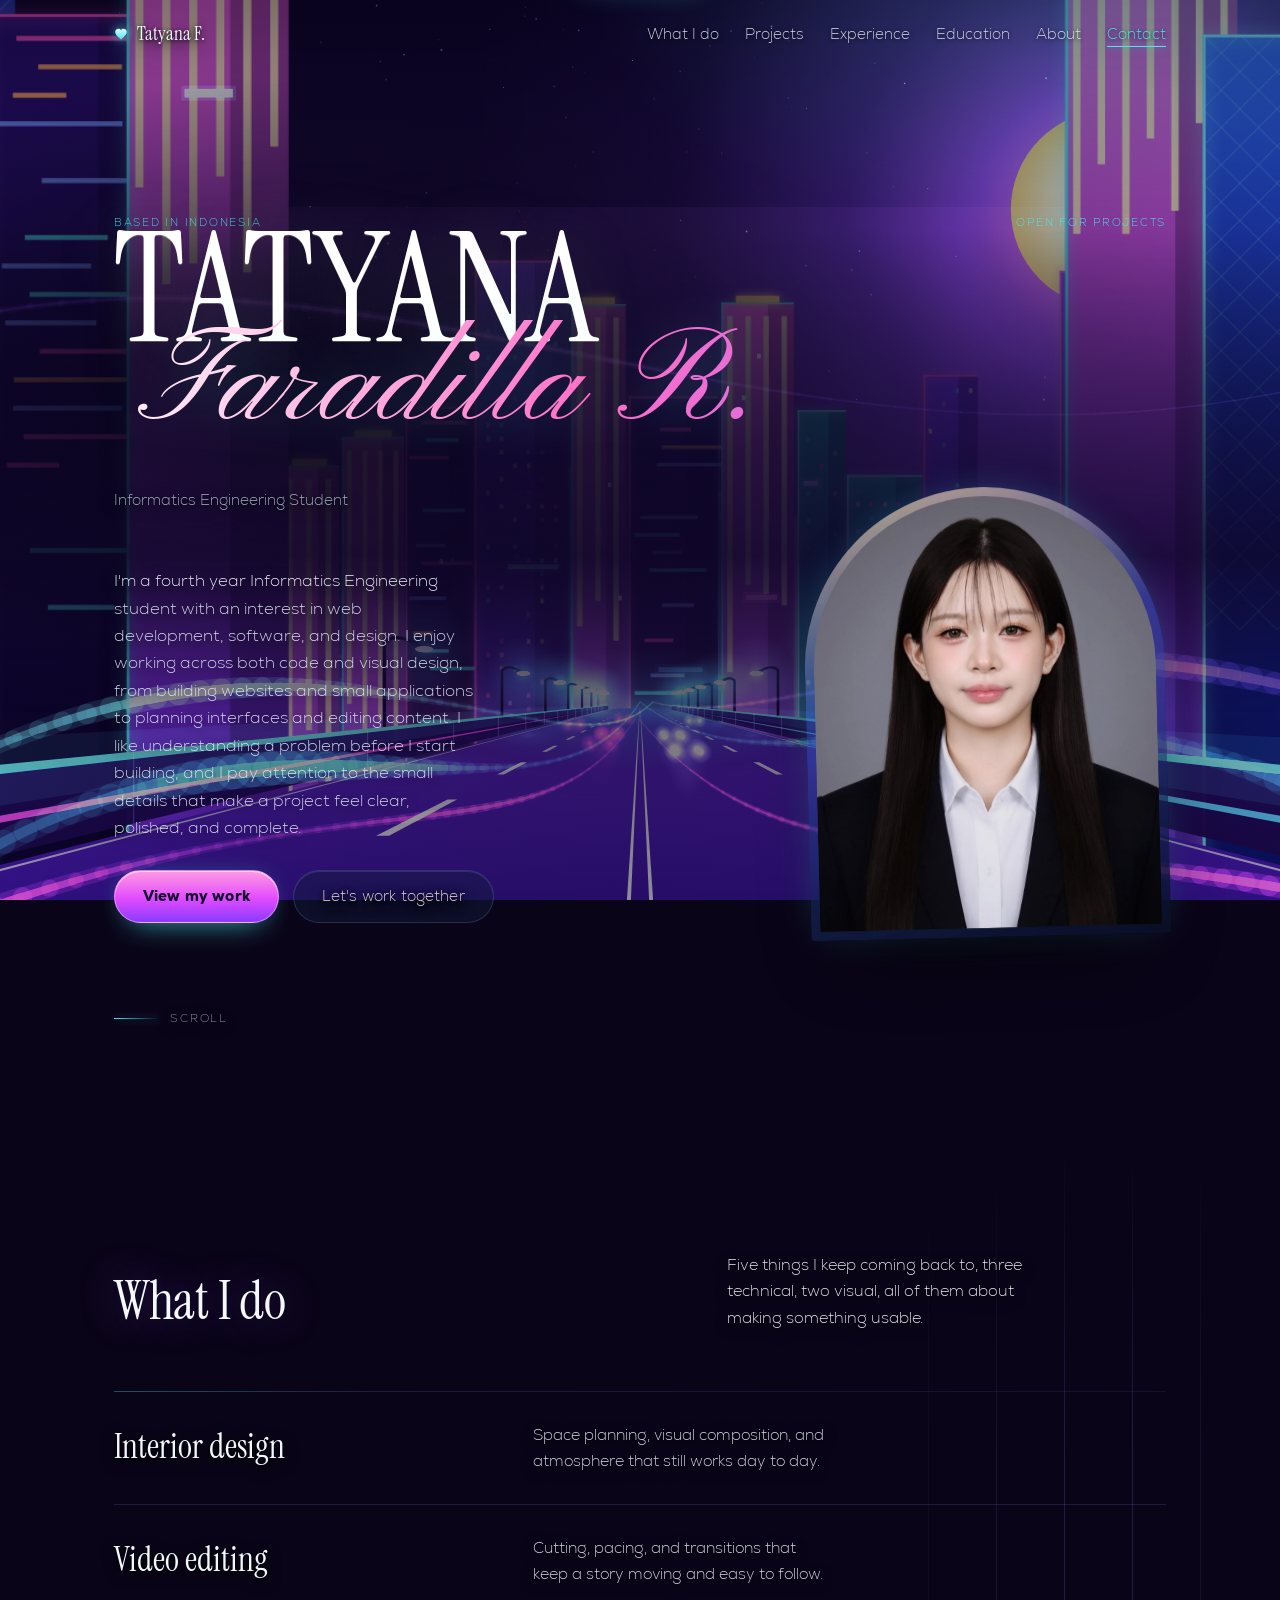
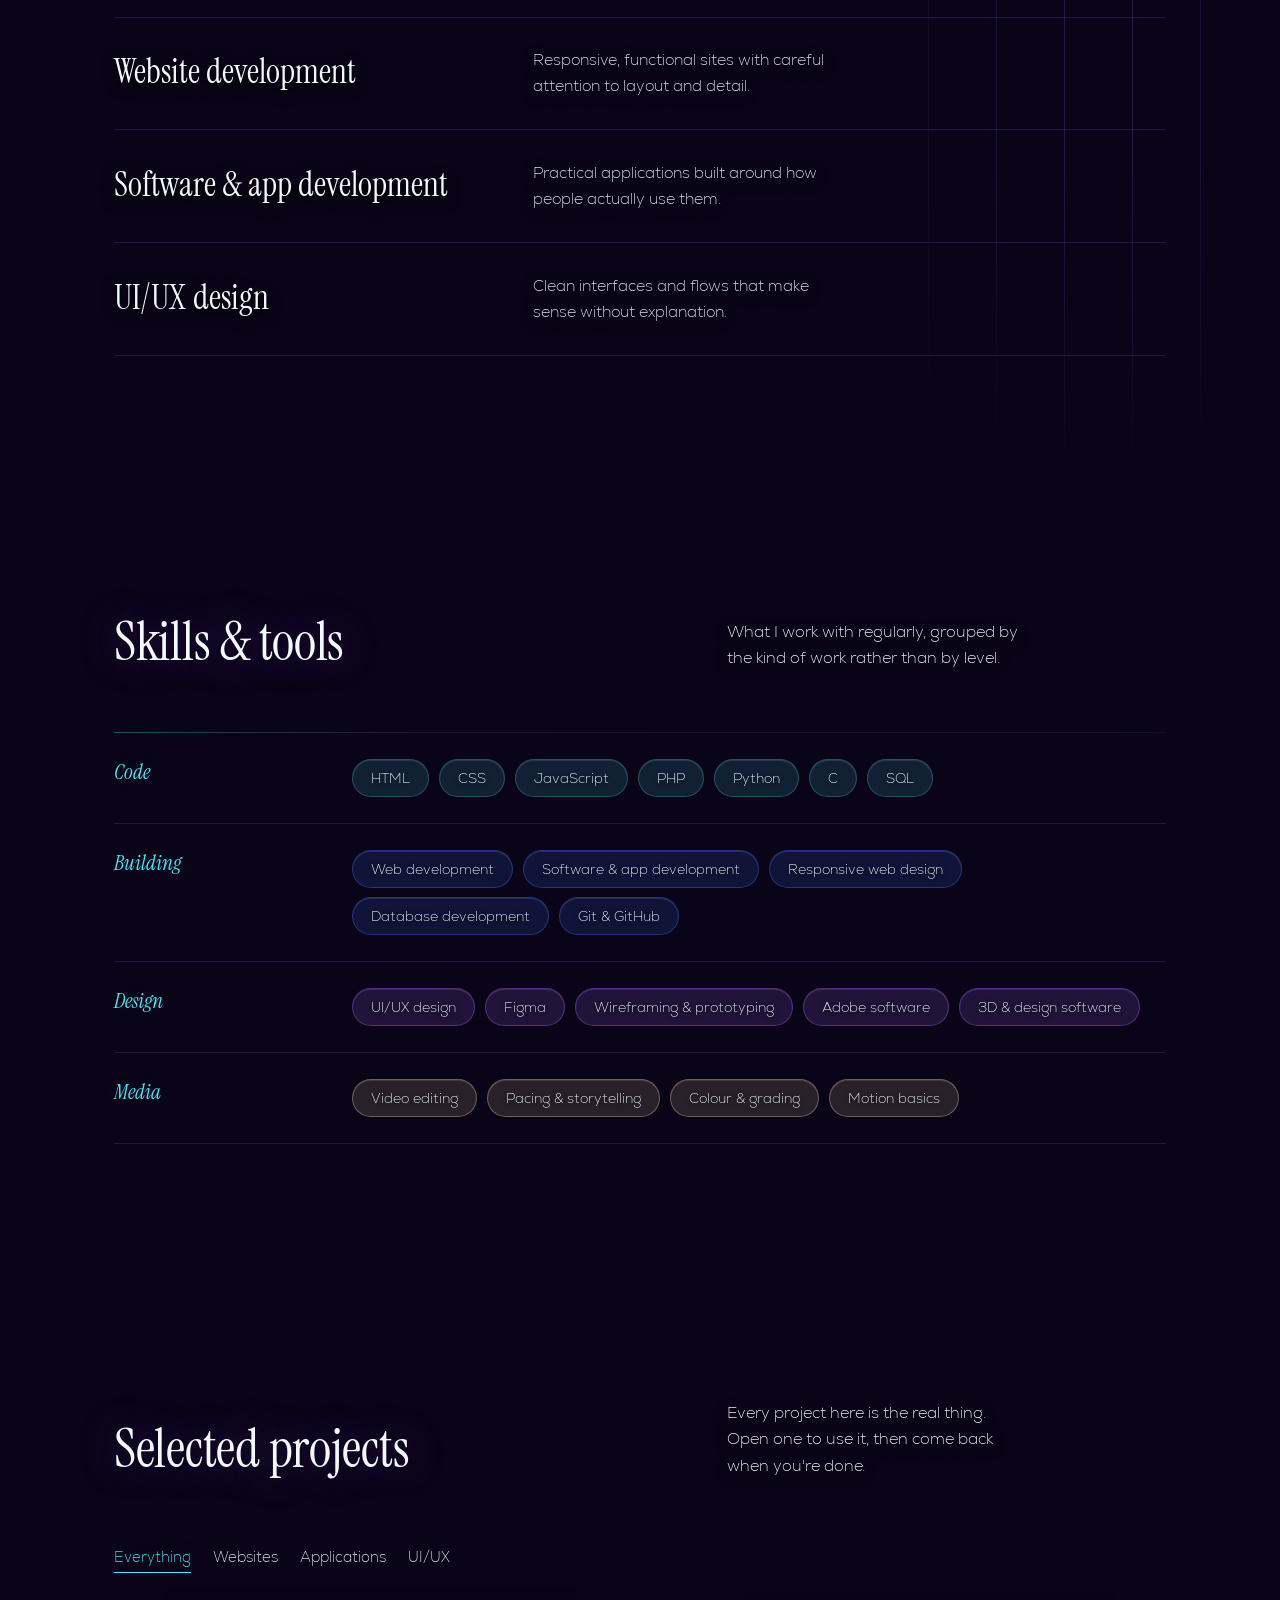
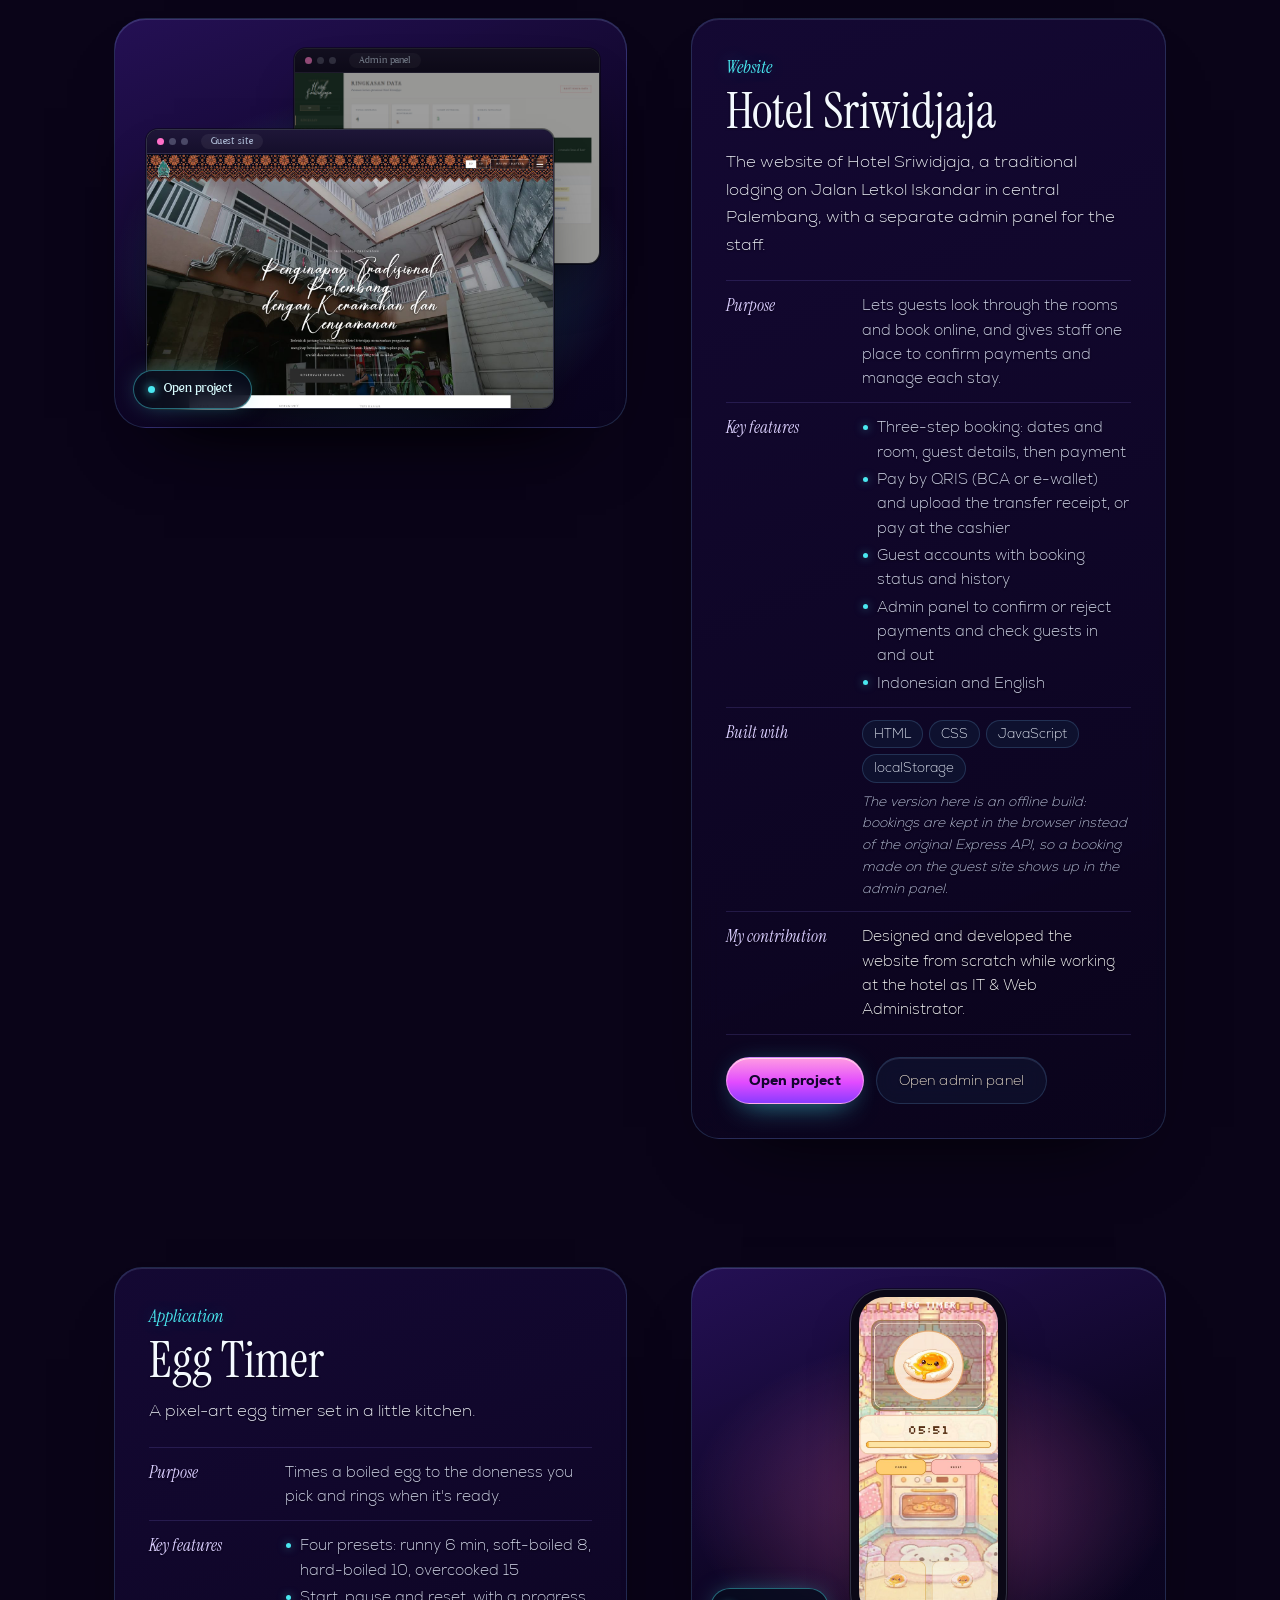
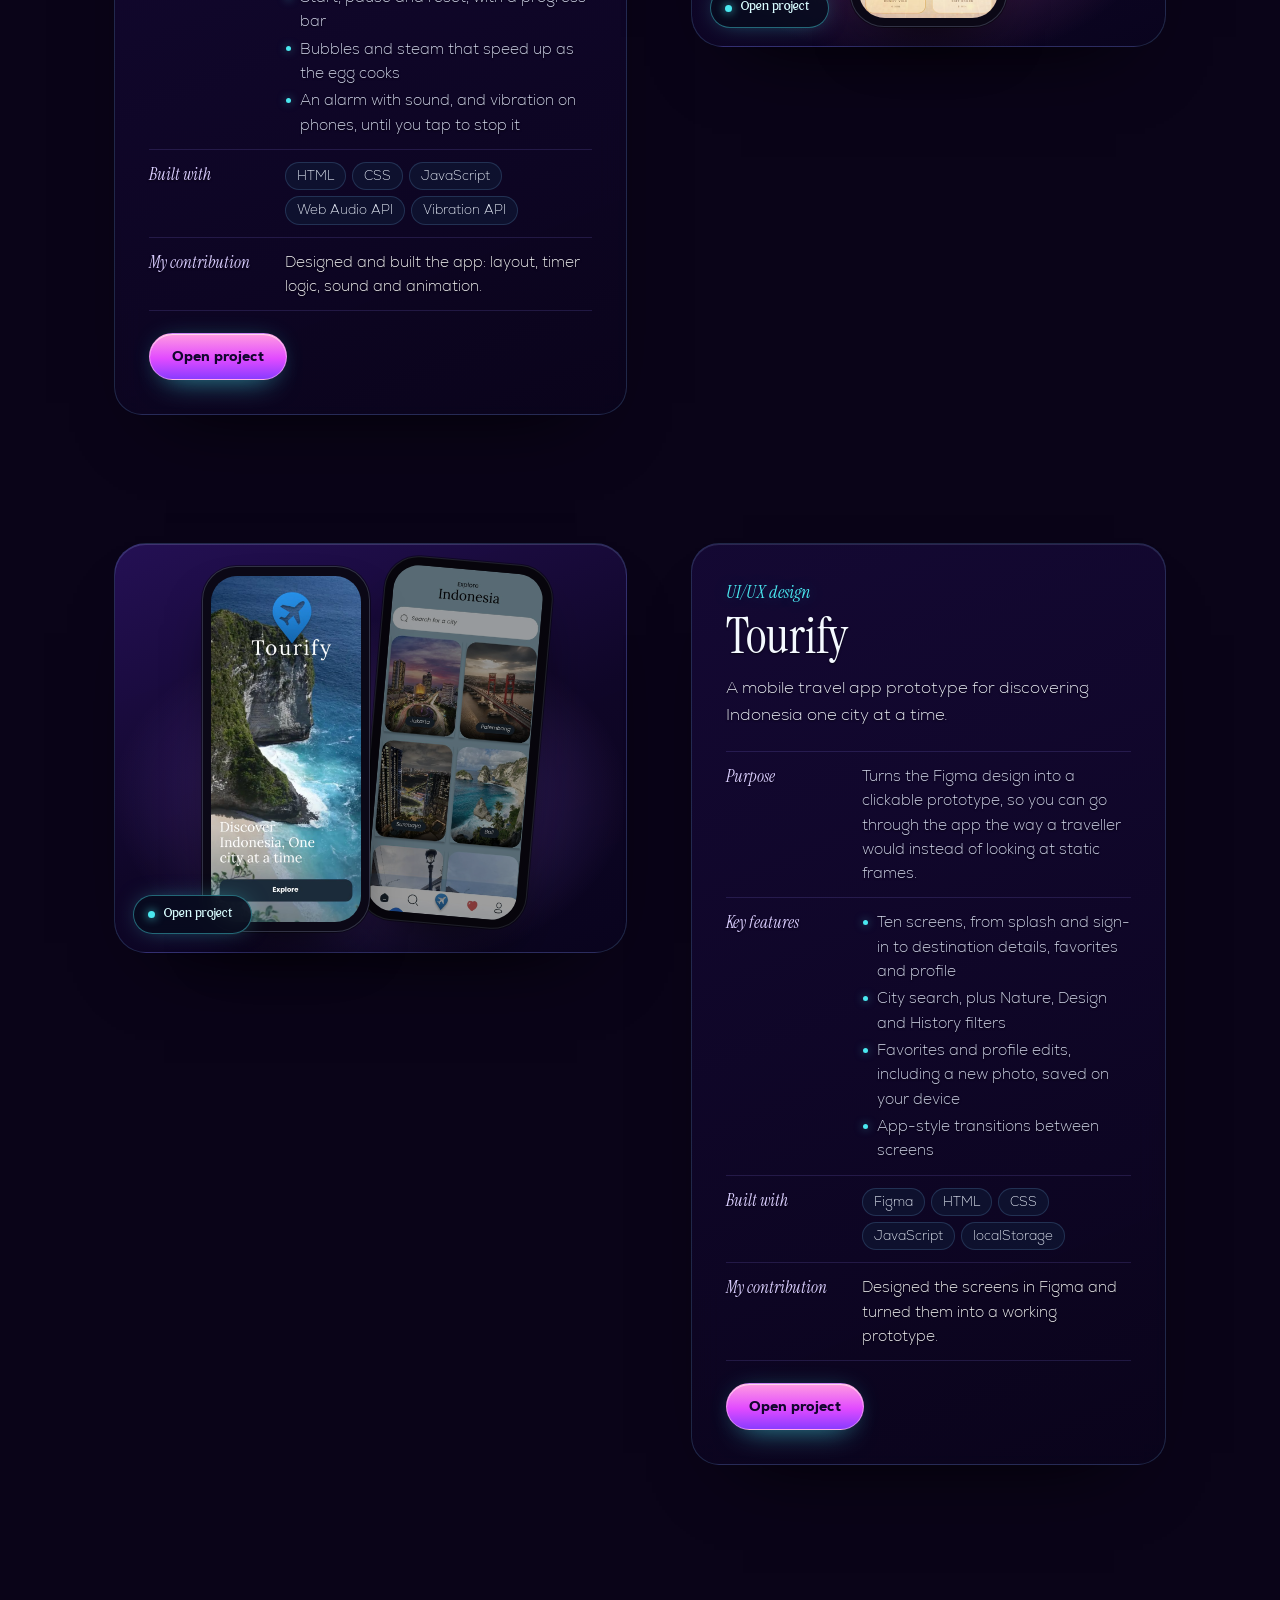
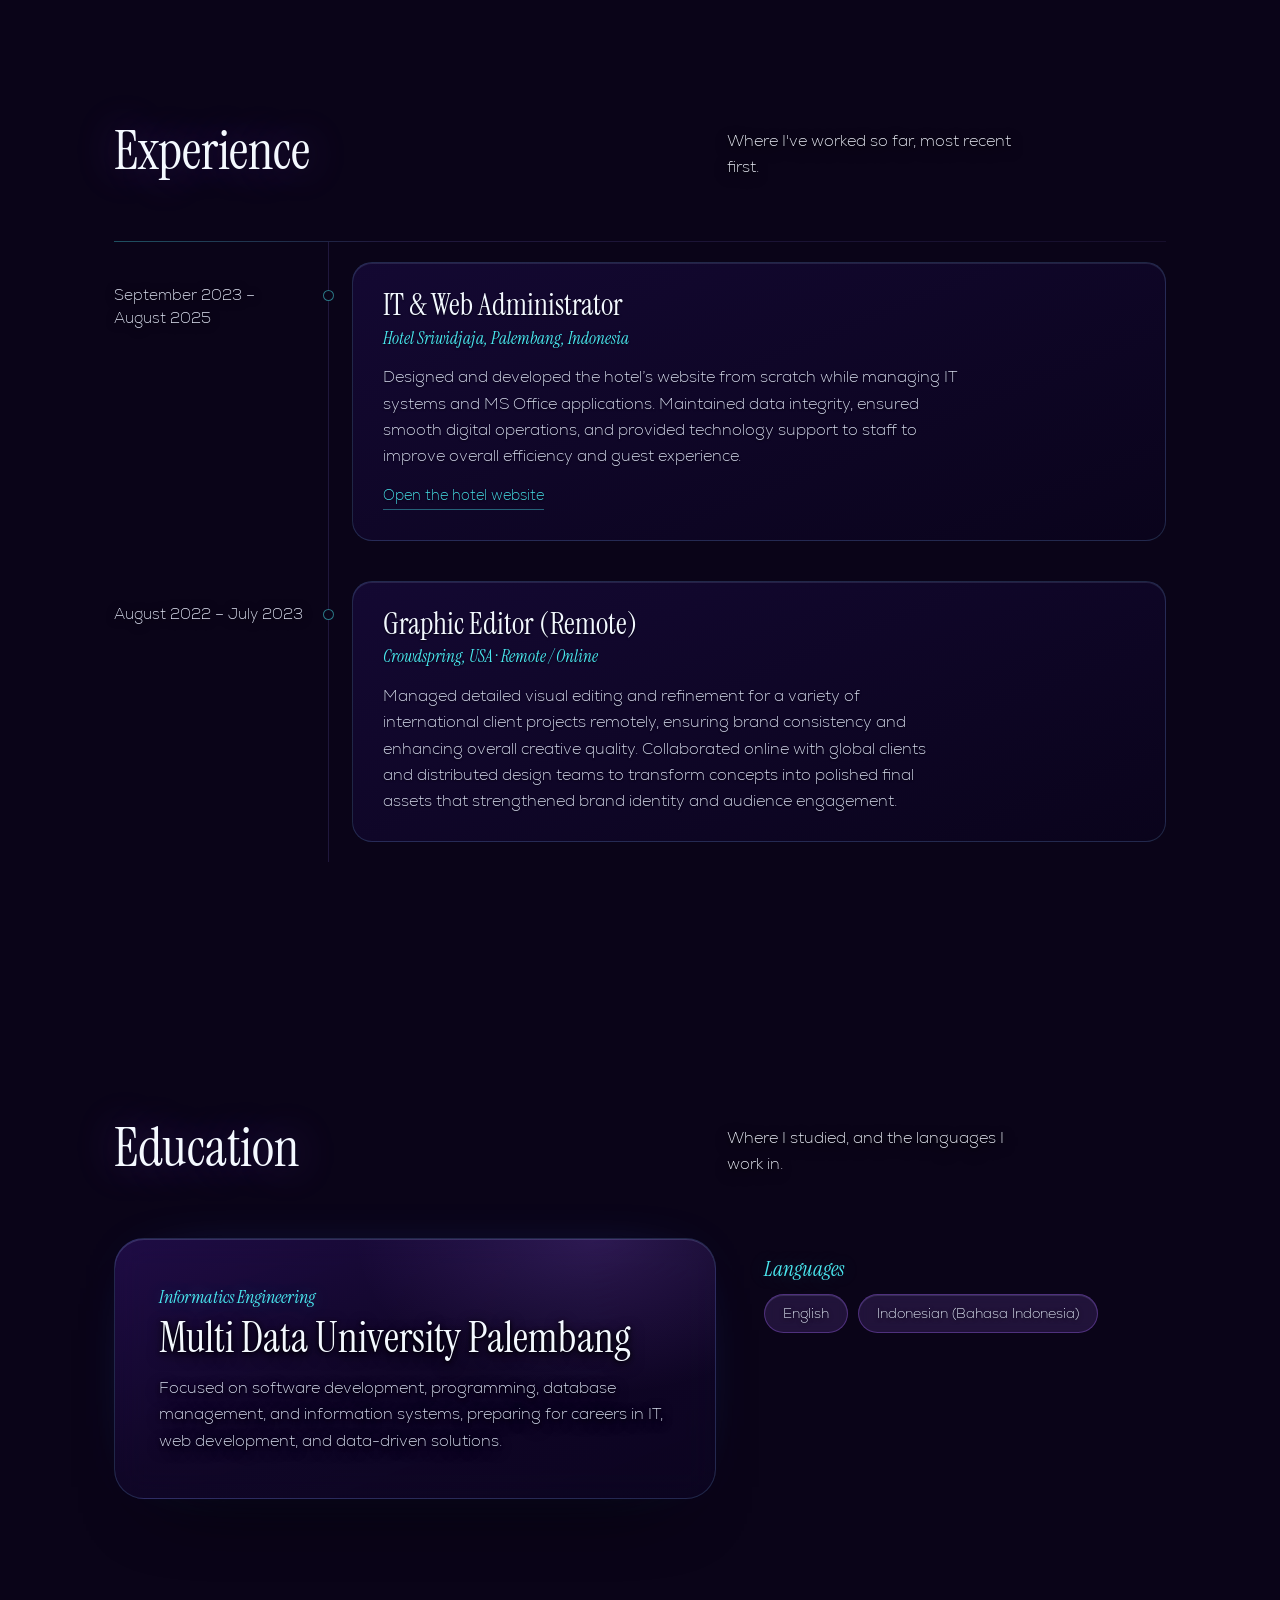
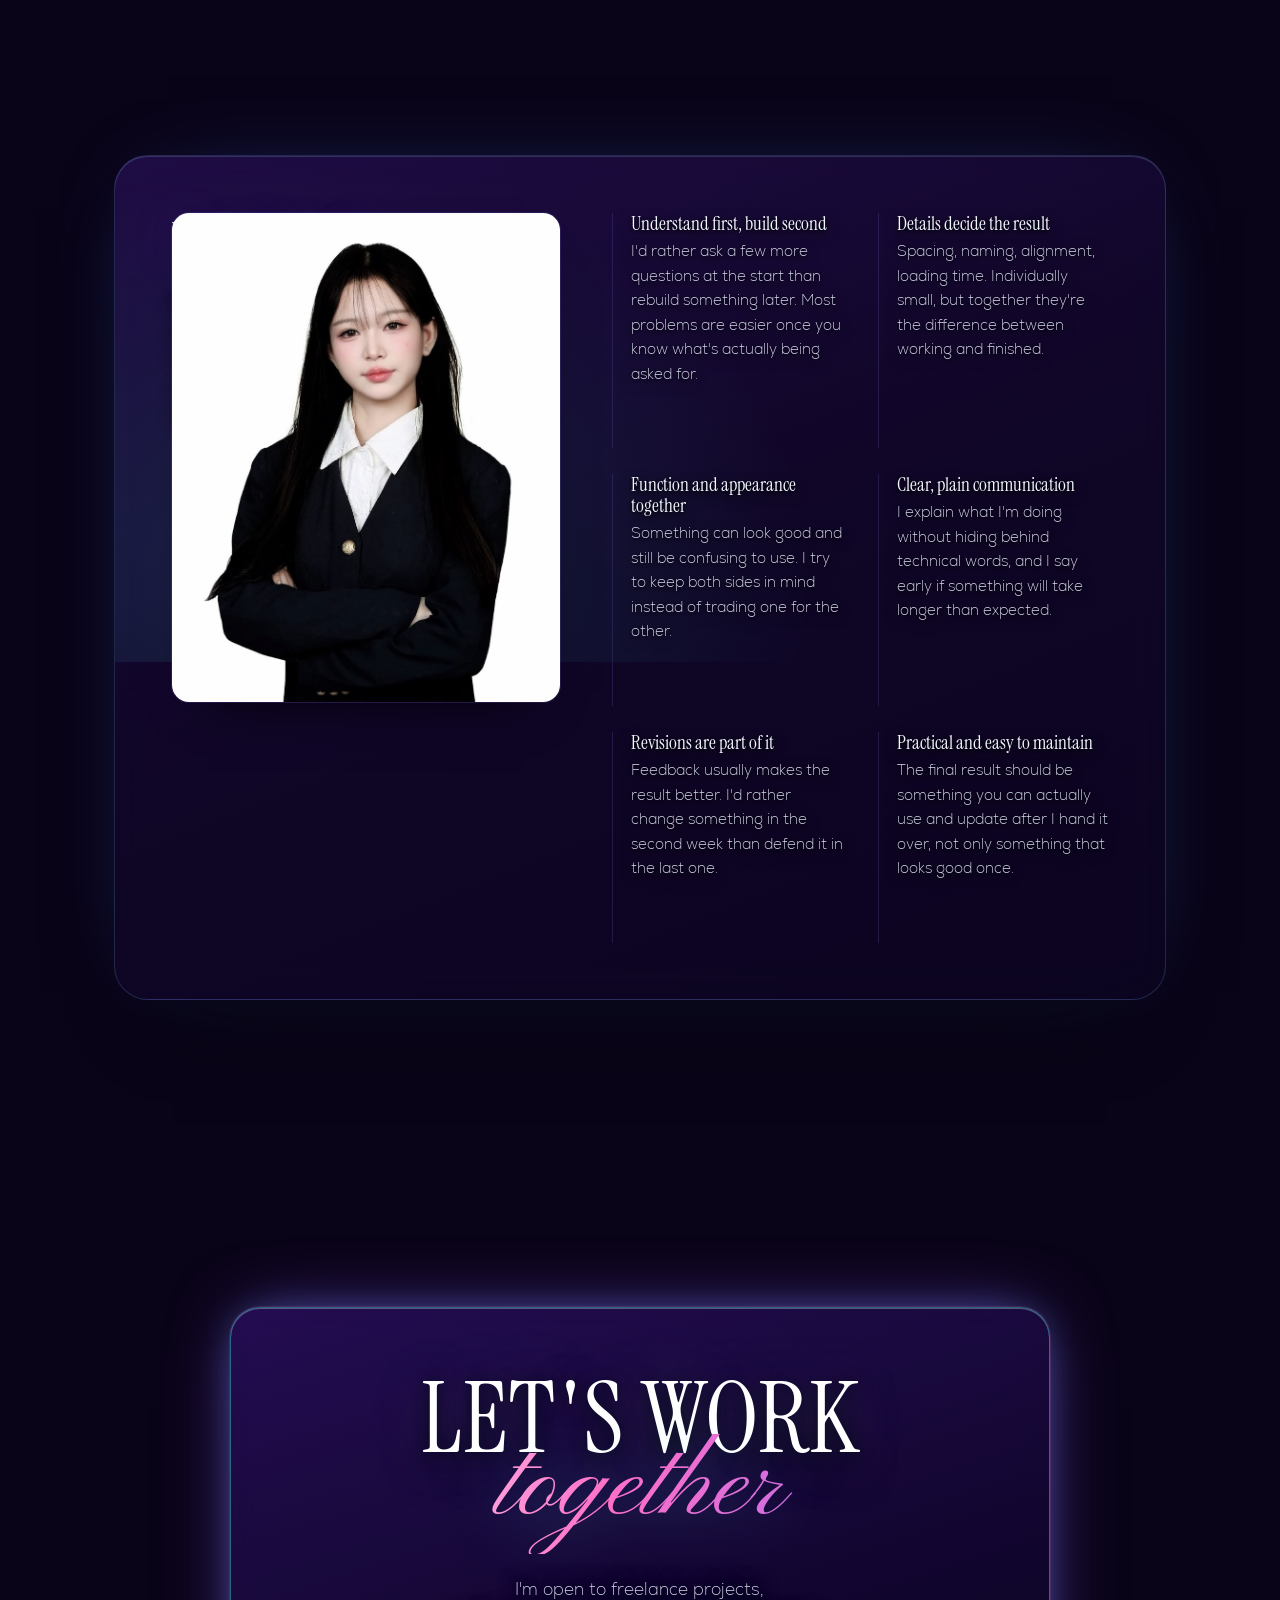
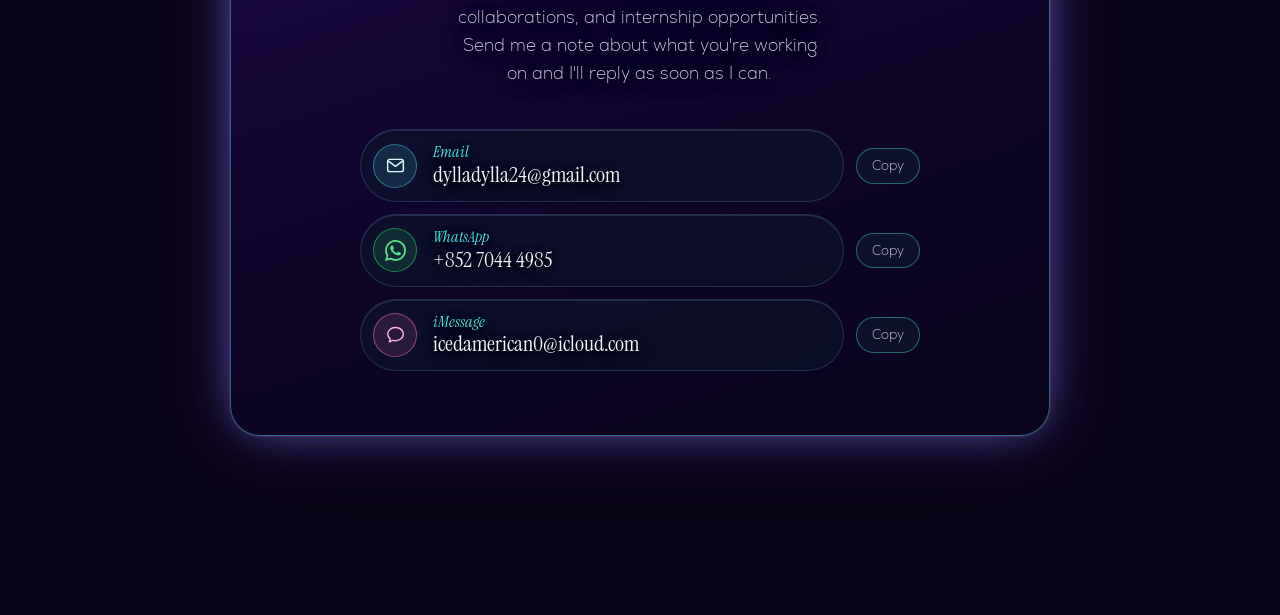
<file: index.html>
<!DOCTYPE html>
<html lang="en">
<head>
<meta charset="utf-8">
<meta name="viewport" content="width=device-width, initial-scale=1, viewport-fit=cover">
<title>Tatyana Faradilla R. - Portfolio</title>
<meta name="description" content="Portfolio of Tatyana Faradilla R., an Informatics Engineering student working across web development, software, UI/UX, and design.">
<meta name="author" content="Tatyana Faradilla R.">
<meta name="theme-color" content="#0A0418">

<!-- Social preview (WhatsApp, Facebook, Twitter, etc.) -->
<meta property="og:title" content="Tatyana Faradilla R. - Portfolio">
<meta property="og:description" content="Informatics Engineering student working across code and design.">
<meta property="og:type" content="website">
<meta property="og:url" content="https://ilikecaesarsalad.github.io/tatyanaportofolio/">
<meta property="og:image" content="https://ilikecaesarsalad.github.io/tatyanaportofolio/assets/images/profilepicture.jpg">
<meta name="twitter:card" content="summary_large_image">

<link rel="icon" href="assets/images/city-window.svg" type="image/svg+xml">
<link rel="preload" href="assets/fonts/InstrumentSerif-Regular.woff2" as="font" type="font/woff2" crossorigin>
<link rel="preload" href="assets/fonts/Karla-Variable.woff2" as="font" type="font/woff2" crossorigin>
<link rel="preload" href="assets/fonts/Nexa-ExtraLight.ttf" as="font" type="font/ttf" crossorigin>
<link rel="preload" href="assets/fonts/Nexa-Heavy.ttf" as="font" type="font/ttf" crossorigin>
<link rel="stylesheet" href="css/style.css">
<link rel="stylesheet" href="css/city.css">
<link rel="stylesheet" href="css/projects.css">
<link rel="stylesheet" href="css/sections.css">
</head>

<body>
<a class="skip-link" href="#main">Skip to content</a>

<!-- ============================================================
     NAVIGATION
     Edit the links below to match your section names.
     ============================================================ -->
<header class="nav" id="nav">
  <div class="nav__inner">
    <a class="nav__brand" href="#top">
      <svg class="nav__brand-mark" aria-hidden="true" viewBox="0 0 24 24">
        <defs>
          <linearGradient id="neonHeartGrad" x1="0" y1="0" x2="0" y2="1">
            <stop offset="0%" stop-color="#D7FBFF"/>
            <stop offset="100%" stop-color="#4AE8F0"/>
          </linearGradient>
        </defs>
        <path fill="url(#neonHeartGrad)" d="M12 21.35l-1.45-1.32C5.4 15.36 2 12.28 2 8.5 2 5.42 4.42 3 7.5 3c1.74 0 3.41.81 4.5 2.09C13.09 3.81 14.76 3 16.5 3 19.58 3 22 5.42 22 8.5c0 3.78-3.4 6.86-8.55 11.54L12 21.35z"/>
      </svg>
      <span class="nav__brand-name">Tatyana&nbsp;F.</span>
    </a>

    <nav class="nav__menu" id="nav-menu" aria-label="Main">
      <ul class="nav__list">
        <li><a href="#services">What I do</a></li>
        <li><a href="#projects">Projects</a></li>
        <li><a href="#experience">Experience</a></li>
        <li><a href="#education">Education</a></li>
        <li><a href="#about">About</a></li>
        <li><a href="#contact">Contact</a></li>
      </ul>
    </nav>

    <button class="nav__toggle" id="nav-toggle" aria-expanded="false" aria-controls="nav-menu">
      <span class="nav__toggle-bars" aria-hidden="true"><i></i><i></i></span>
      <span class="nav__toggle-text">Menu</span>
    </button>
  </div>
</header>

<main id="main">

<!-- ============================================================
     SECTION 1 - INTRODUCTION / HERO
     ============================================================ -->
<section class="hero" id="top">
  <div class="wrap hero__inner">

    <!-- Small notes in the corners. Keep them short. -->
    <p class="hero__note hero__note--tl">Based in Indonesia</p>
    <p class="hero__note hero__note--tr">Open for projects</p>

    <div class="hero__title">
      <h1>
        <span class="hero__first">Tatyana</span>
        <span class="hero__second">Faradilla R.</span>
      </h1>
      <p class="hero__role">Informatics Engineering Student</p>
    </div>

    <div class="hero__body">
      <div class="hero__text">
        <p class="hero__intro">
          I'm a fourth year Informatics Engineering student with an interest in web development,
          software, and design. I enjoy working across both code and visual design, from building
          websites and small applications to planning interfaces and editing content. I like
          understanding a problem before I start building, and I pay attention to the small details
          that make a project feel clear, polished, and complete.
        </p>
        <div class="hero__actions">
          <a class="btn btn--solid" href="#projects">View my work</a>
          <a class="btn btn--quiet" href="#contact">Let's work together</a>
        </div>
      </div>

      <!-- Hero photo. Replace src with assets/images/portrait.jpg -->
      <figure class="hero__photo" data-parallax="-0.04">

        <img src="assets/images/profilepicture.jpg" alt="Tatyana Faradilla R. Portrait" width="900" height="1150">
      </figure>
    </div>

    <p class="hero__scroll" aria-hidden="true"><span></span>Scroll</p>
  </div>
</section>

<!-- ============================================================
     SECTION 2 - WHAT I DO
     Add or remove a <li class="craft"> block to change the list.
     ============================================================ -->
<section class="section services" id="services">
  <div class="wrap">
    <header class="section__head reveal stage-in">
      <h2 class="section__title" data-split>What I do</h2>
      <p class="section__note">Five things I keep coming back to, three technical, two visual, all of them about making something usable.</p>
    </header>

    <ul class="crafts">
      <li class="craft reveal tilt">
        <h3 class="craft__name">Interior design</h3>
        <p class="craft__desc">Space planning, visual composition, and atmosphere that still works day to day.</p>
      </li>
      <li class="craft reveal tilt">
        <h3 class="craft__name">Video editing</h3>
        <p class="craft__desc">Cutting, pacing, and transitions that keep a story moving and easy to follow.</p>
      </li>
      <li class="craft reveal tilt">
        <h3 class="craft__name">Website development</h3>
        <p class="craft__desc">Responsive, functional sites with careful attention to layout and detail.</p>
      </li>
      <li class="craft reveal tilt">
        <h3 class="craft__name">Software &amp; app development</h3>
        <p class="craft__desc">Practical applications built around how people actually use them.</p>
      </li>
      <li class="craft reveal tilt">
        <h3 class="craft__name">UI/UX design</h3>
        <p class="craft__desc">Clean interfaces and flows that make sense without explanation.</p>
      </li>
    </ul>


  </div>
</section>

<!-- ============================================================
     SECTION 3 - HARD SKILLS
     Edit the <li> items inside each group. No levels, no percentages.
     ============================================================ -->
<section class="section skills" id="skills">
  <div class="wrap">
    <header class="section__head reveal stage-in">
      <h2 class="section__title" data-split>Skills &amp; tools</h2>
      <p class="section__note">What I work with regularly, grouped by the kind of work rather than by level.</p>
    </header>

    <div class="skills__grid">
      <div class="skills__group reveal stage-in">
        <h3 class="skills__label">Code</h3>
        <ul class="chips">
          <li>HTML</li><li>CSS</li><li>JavaScript</li><li>PHP</li><li>Python</li><li>C</li><li>SQL</li>
        </ul>
      </div>
      <div class="skills__group reveal stage-in">
        <h3 class="skills__label">Building</h3>
        <ul class="chips">
          <li>Web development</li><li>Software &amp; app development</li><li>Responsive web design</li>
          <li>Database development</li><li>Git &amp; GitHub</li>
        </ul>
      </div>
      <div class="skills__group reveal stage-in">
        <h3 class="skills__label">Design</h3>
        <ul class="chips">
          <li>UI/UX design</li><li>Figma</li><li>Wireframing &amp; prototyping</li>
          <li>Adobe software</li><li>3D &amp; design software</li>
        </ul>
      </div>
      <div class="skills__group reveal stage-in">
        <h3 class="skills__label">Media</h3>
        <ul class="chips">
          <li>Video editing</li><li>Pacing &amp; storytelling</li><li>Colour &amp; grading</li><li>Motion basics</li>
        </ul>
      </div>
    </div>


  </div>
</section>

<!-- ============================================================
     SECTION 4 - PROJECTS
     Clicking a preview (or "Open project") opens the real project
     from projects/<name>/ in a full-screen viewer (js/projects.js).

     To add a project, copy one <article class="work"> block:
       - data-project   short id, also used in links: #project/<id>
       - data-category  one or more of: web app uiux interior video
       - point every href at projects/<name>/...
       - the element marked data-origin is where the viewer grows from
       - links with data-view become tabs in the viewer; data-label
         is the tab name (one data-view link = no tabs)
       - <template class="project__tips"> = "How to try it" list

     "My contribution" lines marked CONFIRM still need your check.
     ============================================================ -->
<section class="section projects" id="projects">
  <div class="wrap">
    <header class="section__head reveal stage-in">
      <h2 class="section__title" data-split>Selected projects</h2>
      <p class="section__note">Every project here is the real thing. Open one to use it, then come back when you're done.</p>
    </header>

    <div class="filters reveal" role="group" aria-label="Filter projects by type">
      <button class="filter is-active" data-filter="all" aria-pressed="true">Everything</button>
      <button class="filter" data-filter="web" aria-pressed="false">Websites</button>
      <button class="filter" data-filter="app" aria-pressed="false">Applications</button>
      <button class="filter" data-filter="uiux" aria-pressed="false">UI/UX</button>
      <button class="filter" data-filter="interior" aria-pressed="false">Interior</button>
      <button class="filter" data-filter="video" aria-pressed="false">Video</button>
    </div>

    <div class="works" id="gallery">

      <!-- PROJECT: Hotel Sriwidjaja -->
      <article class="work reveal" data-category="web" data-project="hotel-sriwidjaja" data-title="Hotel Sriwidjaja">
        <a class="work__stage work__stage--browser tilt" href="projects/hotel-sriwidjaja/index.html" data-open="hotel-sriwidjaja" aria-label="Open Hotel Sriwidjaja, the live website">
          <span class="device device--browser device--back" aria-hidden="true">
            <span class="device__chrome"><i></i><i></i><i></i><span class="device__url">Admin panel</span></span>
            <span class="device__screen"><img src="assets/images/shot-hotel-admin.jpg" alt="" loading="lazy" width="1280" height="800"></span>
          </span>
          <span class="device device--browser">
            <span class="device__chrome"><i></i><i></i><i></i><span class="device__url">Guest site</span></span>
            <span class="device__screen" data-origin><img src="assets/images/shot-hotel-guest.jpg" alt="Hotel Sriwidjaja home page" loading="lazy" width="1280" height="800"></span>
          </span>
          <span class="work__cue"><span class="work__cue-dot" aria-hidden="true"></span>Open project</span>
        </a>

        <div class="work__info">
          <p class="work__kind">Website</p>
          <h3 class="work__title"><a href="projects/hotel-sriwidjaja/index.html" data-open="hotel-sriwidjaja">Hotel Sriwidjaja</a></h3>
          <p class="work__desc">The website of Hotel Sriwidjaja, a traditional lodging on Jalan Letkol Iskandar in central Palembang, with a separate admin panel for the staff.</p>
          <dl class="work__facts">
            <div class="work__fact">
              <dt>Purpose</dt>
              <dd>Lets guests look through the rooms and book online, and gives staff one place to confirm payments and manage each stay.</dd>
            </div>
            <div class="work__fact">
              <dt>Key features</dt>
              <dd>
                <ul class="work__list">
                  <li>Three-step booking: dates and room, guest details, then payment</li>
                  <li>Pay by QRIS (BCA or e-wallet) and upload the transfer receipt, or pay at the cashier</li>
                  <li>Guest accounts with booking status and history</li>
                  <li>Admin panel to confirm or reject payments and check guests in and out</li>
                  <li>Indonesian and English</li>
                </ul>
              </dd>
            </div>
            <div class="work__fact">
              <dt>Built with</dt>
              <dd>
                <ul class="work__stack"><li>HTML</li><li>CSS</li><li>JavaScript</li><li>localStorage</li></ul>
                <p class="work__note">The version here is an offline build: bookings are kept in the browser instead of the original Express API, so a booking made on the guest site shows up in the admin panel.</p>
              </dd>
            </div>
            <div class="work__fact">
              <dt>My contribution</dt>
              <dd>Designed and developed the website from scratch while working at the hotel as IT &amp; Web Administrator.</dd>
            </div>
          </dl>
          <p class="work__actions">
            <a class="btn btn--solid" href="projects/hotel-sriwidjaja/index.html" data-open="hotel-sriwidjaja" data-view="site" data-label="Guest site">Open project</a>
            <a class="btn btn--quiet" href="projects/hotel-sriwidjaja/admin.html" data-open="hotel-sriwidjaja" data-view="admin" data-label="Admin panel">Open admin panel</a>
          </p>
        </div>
        <template class="project__tips">
          <li>Sign in as the demo guest <b>dewi.lestari@gmail.com</b> with password <b>dewi123</b>, or register your own account (it asks for a Gmail address).</li>
          <li>Make a booking, then switch to the Admin panel tab to accept it. Both sides share the same bookings.</li>
        </template>
      </article>

      <!-- PROJECT: Egg Timer -->
      <article class="work work--flip reveal" data-category="app" data-project="egg-timer" data-title="Egg Timer">
        <a class="work__stage work__stage--phone tilt" href="projects/egg-timer/index.html" data-open="egg-timer" aria-label="Open Egg Timer, the live app">
          <span class="device device--phone">
            <span class="device__screen" data-origin><img src="assets/images/shot-egg-timer.jpg" alt="Egg Timer counting down a runny-yolk egg" loading="lazy" width="560" height="1212"></span>
          </span>
          <span class="work__cue"><span class="work__cue-dot" aria-hidden="true"></span>Open project</span>
        </a>

        <div class="work__info">
          <p class="work__kind">Application</p>
          <h3 class="work__title"><a href="projects/egg-timer/index.html" data-open="egg-timer">Egg Timer</a></h3>
          <p class="work__desc">A pixel-art egg timer set in a little kitchen.</p>
          <dl class="work__facts">
            <div class="work__fact">
              <dt>Purpose</dt>
              <dd>Times a boiled egg to the doneness you pick and rings when it's ready.</dd>
            </div>
            <div class="work__fact">
              <dt>Key features</dt>
              <dd>
                <ul class="work__list">
                  <li>Four presets: runny 6 min, soft-boiled 8, hard-boiled 10, overcooked 15</li>
                  <li>Start, pause and reset, with a progress bar</li>
                  <li>Bubbles and steam that speed up as the egg cooks</li>
                  <li>An alarm with sound, and vibration on phones, until you tap to stop it</li>
                </ul>
              </dd>
            </div>
            <div class="work__fact">
              <dt>Built with</dt>
              <dd><ul class="work__stack"><li>HTML</li><li>CSS</li><li>JavaScript</li><li>Web Audio API</li><li>Vibration API</li></ul></dd>
            </div>
            <div class="work__fact">
              <dt>My contribution</dt>
              <!-- CONFIRM: not stated in your resume or the project files -->
              <dd>Designed and built the app: layout, timer logic, sound and animation.</dd>
            </div>
          </dl>
          <p class="work__actions">
            <a class="btn btn--solid" href="projects/egg-timer/index.html" data-open="egg-timer" data-view="app" data-label="Egg Timer">Open project</a>
          </p>
        </div>
        <template class="project__tips">
          <li>Sound starts after your first tap, so turn your volume up.</li>
          <li>Pick an egg along the bottom, then press Start.</li>
        </template>
      </article>

      <!-- PROJECT: Tourify -->
      <article class="work reveal" data-category="uiux app" data-project="tourify" data-title="Tourify">
        <a class="work__stage work__stage--phones tilt" href="projects/tourify/index.html" data-open="tourify" aria-label="Open Tourify, the live prototype">
          <span class="device device--phone device--back" aria-hidden="true">
            <span class="device__screen"><img src="assets/images/shot-tourify-home.jpg" alt="" loading="lazy" width="560" height="1213"></span>
          </span>
          <span class="device device--phone">
            <span class="device__screen" data-origin><img src="assets/images/shot-tourify-splash.jpg" alt="Tourify splash screen" loading="lazy" width="560" height="1213"></span>
          </span>
          <span class="work__cue"><span class="work__cue-dot" aria-hidden="true"></span>Open project</span>
        </a>

        <div class="work__info">
          <p class="work__kind">UI/UX design</p>
          <h3 class="work__title"><a href="projects/tourify/index.html" data-open="tourify">Tourify</a></h3>
          <p class="work__desc">A mobile travel app prototype for discovering Indonesia one city at a time.</p>
          <dl class="work__facts">
            <div class="work__fact">
              <dt>Purpose</dt>
              <dd>Turns the Figma design into a clickable prototype, so you can go through the app the way a traveller would instead of looking at static frames.</dd>
            </div>
            <div class="work__fact">
              <dt>Key features</dt>
              <dd>
                <ul class="work__list">
                  <li>Ten screens, from splash and sign-in to destination details, favorites and profile</li>
                  <li>City search, plus Nature, Design and History filters</li>
                  <li>Favorites and profile edits, including a new photo, saved on your device</li>
                  <li>App-style transitions between screens</li>
                </ul>
              </dd>
            </div>
            <div class="work__fact">
              <dt>Built with</dt>
              <dd><ul class="work__stack"><li>Figma</li><li>HTML</li><li>CSS</li><li>JavaScript</li><li>localStorage</li></ul></dd>
            </div>
            <div class="work__fact">
              <dt>My contribution</dt>
              <!-- CONFIRM: not stated in your resume or the project files -->
              <dd>Designed the screens in Figma and turned them into a working prototype.</dd>
            </div>
          </dl>
          <p class="work__actions">
            <a class="btn btn--solid" href="projects/tourify/index.html" data-open="tourify" data-view="app" data-label="Tourify">Open project</a>
          </p>
        </div>
        <template class="project__tips">
          <li>Tap Explore, then Sign In with any email. The account only lives in this browser.</li>
          <li>Open Bali and try the Nature, Design and History chips.</li>
          <li>Tap the heart on a destination, then find it under Favorites.</li>
        </template>
      </article>
    </div>
    <p class="gallery__empty" id="gallery-empty" hidden>Nothing in this category yet.</p>
  </div>
</section>

<!-- ============================================================
     SECTION 5 - EXPERIENCE
     Taken from the resume. Copy one <li class="tl"> to add a job;
     most recent first. The glowing line fills as you scroll.
     ============================================================ -->
<section class="section experience" id="experience">
  <div class="wrap">
    <header class="section__head reveal stage-in">
      <h2 class="section__title" data-split>Experience</h2>
      <p class="section__note">Where I've worked so far, most recent first.</p>
    </header>

    <ol class="timeline" data-timeline>
      <li class="tl reveal">
        <p class="tl__date"><time datetime="2023-09">September 2023</time> – <time datetime="2025-08">August 2025</time></p>
        <span class="tl__dot" aria-hidden="true"></span>
        <div class="tl__body">
          <h3 class="tl__role">IT &amp; Web Administrator</h3>
          <p class="tl__org">Hotel Sriwidjaja, Palembang, Indonesia</p>
          <p class="tl__desc">Designed and developed the hotel’s website from scratch while managing IT systems and MS Office applications. Maintained data integrity, ensured smooth digital operations, and provided technology support to staff to improve overall efficiency and guest experience.</p>
          <a class="link-quiet tl__link" href="#project/hotel-sriwidjaja" data-open="hotel-sriwidjaja">Open the hotel website</a>
        </div>
      </li>

      <li class="tl reveal">
        <p class="tl__date"><time datetime="2022-08">August 2022</time> – <time datetime="2023-07">July 2023</time></p>
        <span class="tl__dot" aria-hidden="true"></span>
        <div class="tl__body">
          <h3 class="tl__role">Graphic Editor (Remote)</h3>
          <p class="tl__org">Crowdspring, USA · Remote / Online</p>
          <p class="tl__desc">Managed detailed visual editing and refinement for a variety of international client projects remotely, ensuring brand consistency and enhancing overall creative quality. Collaborated online with global clients and distributed design teams to transform concepts into polished final assets that strengthened brand identity and audience engagement.</p>
        </div>
      </li>
    </ol>
  </div>
</section>

<!-- ============================================================
     SECTION 5b - EDUCATION & LANGUAGES
     Taken from the resume. No dates or proficiency levels are
     listed there, so none are shown.
     ============================================================ -->
<section class="section education" id="education">
  <div class="wrap">
    <header class="section__head reveal stage-in">
      <h2 class="section__title" data-split>Education</h2>
      <p class="section__note">Where I studied, and the languages I work in.</p>
    </header>

    <div class="edu">
      <article class="edu__card reveal">
        <p class="edu__field">Informatics Engineering</p>
        <h3 class="edu__school">Multi Data University Palembang</h3>
        <p class="edu__desc">Focused on software development, programming, database management, and information systems, preparing for careers in IT, web development, and data-driven solutions.</p>
      </article>

      <div class="edu__langs reveal">
        <h3 class="edu__label">Languages</h3>
        <ul class="chips">
          <li lang="en">English</li>
          <li lang="id">Indonesian (Bahasa Indonesia)</li>
        </ul>
      </div>
    </div>
  </div>
</section>

<!-- ============================================================
     SECTION 6 - HOW I WORK
     ============================================================ -->
<section class="section about" id="about">
  <div class="wrap">
    <div class="about__panel">
      <div class="about__intro reveal">
        <h2 class="section__title" data-split>How I work</h2>
        <p class="about__lead">I'm still a student, so I won't pretend to know everything. What I can promise is
          that I'll take your project seriously and tell you honestly what I can and can't do.</p>
        <figure class="about__photo" data-parallax="-0.03">
          <img src="assets/images/student-portrait.jpg" alt="Portrait photo" loading="lazy">
        </figure>
      </div>

      <ul class="ways">
        <li class="way reveal tilt">
          <h3>Understand first, build second</h3>
          <p>I'd rather ask a few more questions at the start than rebuild something later. Most problems are easier once you know what's actually being asked for.</p>
        </li>
        <li class="way reveal tilt">
          <h3>Details decide the result</h3>
          <p>Spacing, naming, alignment, loading time. Individually small, but together they're the difference between working and finished.</p>
        </li>
        <li class="way reveal tilt">
          <h3>Function and appearance together</h3>
          <p>Something can look good and still be confusing to use. I try to keep both sides in mind instead of trading one for the other.</p>
        </li>
        <li class="way reveal tilt">
          <h3>Clear, plain communication</h3>
          <p>I explain what I'm doing without hiding behind technical words, and I say early if something will take longer than expected.</p>
        </li>
        <li class="way reveal tilt">
          <h3>Revisions are part of it</h3>
          <p>Feedback usually makes the result better. I'd rather change something in the second week than defend it in the last one.</p>
        </li>
        <li class="way reveal tilt">
          <h3>Practical and easy to maintain</h3>
          <p>The final result should be something you can actually use and update after I hand it over, not only something that looks good once.</p>
        </li>
      </ul>
    </div>


  </div>
</section>

<!-- ============================================================
     SECTION 7 - CONTACT
     WhatsApp uses wa.me with the number in international format
     (country code, no +, no leading 0). iMessage uses an sms: link,
     which opens Messages on Apple devices; elsewhere the address is
     copied instead (js/main.js).
     ============================================================ -->
<section class="section contact contact--city" id="contact">

  <!-- Contact content floating above the street -->
  <div class="wrap contact__inner">

    <h2 class="contact__title reveal">
      <span class="contact__first">Let's work</span>
      <span class="contact__second">together</span>
    </h2>

    <p class="contact__lead reveal">I'm open to freelance projects, collaborations, and internship opportunities.
      Send me a note about what you're working on and I'll reply as soon as I can.</p>

    <ul class="reach reveal">
      <li class="reach__item">
        <a class="reach__link" href="mailto:dylladylla24@gmail.com">
          <span class="reach__icon"><svg viewBox="0 0 24 24" aria-hidden="true"><rect x="3" y="5" width="18" height="14" rx="2.5" fill="none" stroke="currentColor" stroke-width="1.6"/><path d="M4 7l8 6 8-6" fill="none" stroke="currentColor" stroke-width="1.6" stroke-linecap="round" stroke-linejoin="round"/></svg></span>
          <span class="reach__text"><span class="reach__label">Email</span><span class="reach__value">dylladylla24@gmail.com</span></span>
        </a>
        <button class="copy" type="button" data-copy="dylladylla24@gmail.com" data-copied="Email address copied">Copy</button>
      </li>
      <li class="reach__item">
        <a class="reach__link" href="https://wa.me/85270444985" target="_blank" rel="noopener">
          <span class="reach__icon reach__icon--wa"><svg viewBox="0 0 24 24" aria-hidden="true"><path fill="currentColor" d="M17.47 14.38c-.3-.15-1.76-.87-2.03-.97-.27-.1-.47-.15-.67.15-.2.3-.77.97-.94 1.16-.17.2-.35.22-.64.07-.3-.15-1.26-.46-2.39-1.47-.88-.79-1.48-1.76-1.65-2.06-.17-.3-.02-.46.13-.6.13-.14.3-.35.45-.52.15-.17.2-.3.3-.5.1-.2.05-.37-.03-.52-.07-.15-.67-1.61-.92-2.2-.24-.58-.49-.5-.67-.51h-.57c-.2 0-.52.07-.79.37-.27.3-1.04 1.02-1.04 2.48s1.07 2.88 1.21 3.07c.15.2 2.1 3.2 5.08 4.49.71.3 1.26.49 1.7.63.71.22 1.36.19 1.87.12.57-.09 1.76-.72 2-1.41.25-.7.25-1.29.18-1.41-.08-.13-.28-.2-.57-.35M12.05 21.79h-.01a9.87 9.87 0 0 1-5.03-1.38l-.36-.21-3.74.98 1-3.65-.24-.37a9.86 9.86 0 0 1-1.51-5.26c0-5.45 4.44-9.88 9.89-9.88 2.64 0 5.12 1.03 6.99 2.9a9.83 9.83 0 0 1 2.89 6.99c0 5.45-4.44 9.88-9.88 9.88M20.46 3.49A11.82 11.82 0 0 0 12.05 0C5.5 0 .16 5.34.16 11.89c0 2.1.55 4.14 1.59 5.95L.06 24l6.3-1.65a11.88 11.88 0 0 0 5.68 1.45h.01c6.55 0 11.89-5.34 11.89-11.89 0-3.18-1.24-6.16-3.48-8.41z"/></svg></span>
          <span class="reach__text"><span class="reach__label">WhatsApp</span><span class="reach__value">+852 7044 4985</span></span>
        </a>
        <button class="copy" type="button" data-copy="+85270444985" data-copied="Phone number copied">Copy</button>
      </li>
      <li class="reach__item">
        <a class="reach__link" href="sms:icedamerican0@icloud.com" data-imessage="icedamerican0@icloud.com">
          <span class="reach__icon reach__icon--im"><svg viewBox="0 0 24 24" aria-hidden="true"><path d="M12 4c-4.97 0-9 3.36-9 7.5 0 2.2 1.13 4.17 2.94 5.54L5 20.5l3.73-1.87c1.03.3 2.13.47 3.27.47 4.97 0 9-3.36 9-7.6S16.97 4 12 4z" fill="none" stroke="currentColor" stroke-width="1.6" stroke-linejoin="round"/></svg></span>
          <span class="reach__text"><span class="reach__label">iMessage</span><span class="reach__value">icedamerican0@icloud.com</span></span>
        </a>
        <button class="copy" type="button" data-copy="icedamerican0@icloud.com" data-copied="iMessage address copied">Copy</button>
      </li>
    </ul>
  </div>
</section>

</main>


<!-- ============================================================
     PROJECT VIEWER - filled in by js/projects.js
     ============================================================ -->
<div class="viewer" id="viewer" role="dialog" aria-modal="true" aria-labelledby="viewer-title" hidden>
  <div class="viewer__scrim" data-close></div>
  <div class="viewer__frame">
    <div class="viewer__ghost" aria-hidden="true"></div>
    <header class="viewer__bar">
      <button class="viewer__back" type="button" data-close>
        <svg viewBox="0 0 24 24" aria-hidden="true"><path d="M15 5l-7 7 7 7" fill="none" stroke="currentColor" stroke-width="1.8" stroke-linecap="round" stroke-linejoin="round"/></svg>
        <span>Back to portfolio</span>
      </button>
      <p class="viewer__title" id="viewer-title"></p>
      <div class="viewer__tabs" role="tablist" aria-label="Project views" hidden></div>
      <div class="viewer__tools">
        <button class="viewer__tool viewer__tool--text" type="button" data-tips aria-expanded="false" aria-controls="viewer-tips"><span class="viewer__tool-long">How to try it</span><span class="viewer__tool-short">Tips</span></button>
        <button class="viewer__tool" type="button" data-reload aria-label="Restart project" title="Restart project">
          <svg viewBox="0 0 24 24" aria-hidden="true"><path d="M20 12a8 8 0 1 1-2.3-5.6M20 4v5h-5" fill="none" stroke="currentColor" stroke-width="1.8" stroke-linecap="round" stroke-linejoin="round"/></svg>
        </button>
        <a class="viewer__tool" href="#" target="_blank" rel="noopener" data-newtab aria-label="Open in a new tab" title="Open in a new tab">
          <svg viewBox="0 0 24 24" aria-hidden="true"><path d="M14 4h6v6M20 4l-9 9M18 14v5a1 1 0 0 1-1 1H5a1 1 0 0 1-1-1V7a1 1 0 0 1 1-1h5" fill="none" stroke="currentColor" stroke-width="1.8" stroke-linecap="round" stroke-linejoin="round"/></svg>
        </a>
      </div>
    </header>
    <div class="viewer__tips" id="viewer-tips" hidden>
      <p class="viewer__tips-head">How to try it</p>
      <ul class="viewer__tips-list"></ul>
      <button class="viewer__tips-close" type="button" aria-label="Hide tips">
        <svg viewBox="0 0 24 24" aria-hidden="true"><path d="M6 6l12 12M18 6L6 18" fill="none" stroke="currentColor" stroke-width="1.8" stroke-linecap="round"/></svg>
      </button>
    </div>
    <div class="viewer__stage">
      <div class="viewer__loading" aria-hidden="true">
        <p class="viewer__loading-name"></p>
        <i class="viewer__loading-line"></i>
      </div>
    </div>
  </div>
</div>

<div class="toast" id="toast" role="status" aria-live="polite"></div>

<script src="js/main.js" defer></script>
<script src="js/living-city.js" defer></script>
<script src="js/city.js" defer></script>
<script src="js/projects.js" defer></script>
</body>
</html>
</file>
<file: css/style.css>
/* ==========================================================================
   Tatyana Faradilla R. - portfolio
   Visual theme: a designer's portfolio inside a futuristic city at midnight.
   Deep navy and charcoal ground; warm street-light amber is the one accent,
   with cool indigo and violet as structure. Light is soft and atmospheric
   rather than neon. Layout, copy and behaviour are unchanged - this file
   carries colour, light, depth and motion only.

   1. Fonts        5. Navigation    9.  Projects     13. Footer
   2. Tokens       6. Hero          10. Experience   14. Responsive
   3. Base         7. What I do     11. How I work   15. Reduced motion
   4. Utilities    8. Skills        12. Contact
   ========================================================================== */

/* 1. Fonts ================================================================= */

@font-face {
  font-family: "Instrument Serif";
  src: url("../assets/fonts/InstrumentSerif-Regular.woff2") format("woff2");
  font-weight: 400; font-style: normal; font-display: swap;
}
@font-face {
  font-family: "Instrument Serif";
  src: url("../assets/fonts/InstrumentSerif-Italic.woff2") format("woff2");
  font-weight: 400; font-style: italic; font-display: swap;
}
@font-face {
  font-family: "Pinyon Script";
  src: url("../assets/fonts/PinyonScript-Regular.woff2") format("woff2");
  font-weight: 400; font-style: normal; font-display: swap;
}
@font-face {
  font-family: "Karla";
  src: url("../assets/fonts/Karla-Variable.woff2") format("woff2");
  font-weight: 200 800; font-style: normal; font-display: swap;
}
@font-face {
  font-family: "Karla";
  src: url("../assets/fonts/Karla-Italic-Variable.woff2") format("woff2");
  font-weight: 200 800; font-style: italic; font-display: swap;
}
@font-face {
  font-family: "So Simple";
  src: url("../assets/fonts/so_simple.ttf") format("truetype");
  font-weight: 400; font-style: normal; font-display: swap;
  unicode-range: U+0000-002F, U+003A-10FFFF;
}
@font-face {
  font-family: "Times New Normal";
  src: url("../assets/fonts/Times New Normal Regular.ttf") format("truetype");
  font-weight: 400; font-style: normal; font-display: swap;
}
@font-face {
  font-family: "Nexa";
  src: url("../assets/fonts/Nexa-ExtraLight.ttf") format("truetype");
  font-weight: 200; font-style: normal; font-display: swap;
}
@font-face {
  font-family: "Nexa";
  src: url("../assets/fonts/Nexa-Heavy.ttf") format("truetype");
  font-weight: 800; font-style: normal; font-display: swap;
}

/* So Simple has empty digit glyphs, so its face excludes 0-9 and the stack
   falls through to Karla for numbers (dates, "3D", years you add later) */

/* 2. Tokens ================================================================ */

:root {
  /* night ground ------------------------------------------------------- */
  --night-0:  #06020F;   /* deepest sky */
  --night-1:  #0A0418;   /* page base */
  --night-2:  #120728;   /* raised surface */
  --night-3:  #1B0C3C;   /* highest surface */
  --indigo:   #2A1466;   /* muted indigo, structural */

  /* city light --------------------------------------------------------- */
  --amber:    #4AE8F0;   /* street light + signage: the primary accent */
  --gold:     #FFB3E6;
  --cream:    #F4E9D7;
  --coral:    #FF4FA8;   /* used once or twice, never more */
  --electric: #8F7BFF;   /* cool counterweight */
  --violet:   #A66BFF;

  /* the original token names, remapped to the night palette ------------ */
  --paper:      var(--night-1);
  --paper-warm: #0D0522;
  --milk:       rgba(12, 20, 42, .66);
  --ink:        #ECEFF7;
  --ink-soft:   #DCE1F4;   /* raised for legibility over the city */
  --line:       rgba(150, 130, 255, .16);
  --line-soft:  rgba(150, 130, 255, .09);
  --ruby:       var(--amber);
  --ruby-soft:  rgba(74, 232, 240, .40);

  /* chip tints, one per skill group ------------------------------------ */
  --sky:    rgba(61, 123, 255, .14);
  --butter: rgba(255, 233, 168, .13);
  --lilac:  rgba(166, 107, 255, .15);
  --mint:   rgba(74, 232, 240, .13);
  --rose:   rgba(74, 232, 240, .13);

  /* glass --------------------------------------------------------------- */
  --glass:      linear-gradient(158deg, rgba(52, 22, 112, .50) 0%, rgba(20, 8, 48, .62) 48%, rgba(12, 5, 34, .74) 100%);
  --glass-edge: rgba(130, 200, 255, .18);
  --glass-lip:  rgba(200, 220, 255, .34);
  --halo:       0 30px 70px -40px rgba(0, 0, 0, .95);

  /* type */
  --font-display: "Instrument Serif", "Iowan Old Style", Georgia, "Times New Roman", serif;
  --font-script:  "Pinyon Script", "Snell Roundhand", "Apple Chancery", cursive;
  --font-sans:    "Times New Normal", "So Simple", "Karla", "Segoe UI", system-ui, -apple-system, sans-serif;
  --font-nexa:    "Nexa", "Karla", "Segoe UI", system-ui, -apple-system, sans-serif;

  /* layout */
  --wrap: 1180px;
  --gutter: clamp(20px, 5vw, 64px);
  --nav-h: 68px;

  /* motion */
  --ease: cubic-bezier(.2, .7, .2, 1);

  color-scheme: dark;
}

/* Nexa for smaller / supporting text ---------------------------------------- */
/* Applies the Nexa typeface to paragraphs, descriptions, captions, labels,
   navigation links, chips, buttons and other supporting copy.  Headings,
   hero display text and section titles are intentionally left unchanged.      */

.section__note,
.hero__role,
.hero__intro,
.hero__note,
.hero__scroll,
.craft__desc,
.chips li,
.filter,
.work__kind,
.work__desc,
.work__fact dt,
.work__fact dd,
.work__note,
.work__list li,
.work__stack li,
.project__desc,
.project__meta span:last-child,
.exp__date,
.exp__desc,
.exp__tasks li,
.tl__date,
.tl__desc,
.about__lead,
.way p,
.contact__lead,
.edu__desc,
.reach__label,
.btn,
.link-quiet,
.copy,
.toast,
.nav__list a,
.nav__toggle,
.gallery__empty,
.skip-link,
.foot__inner,
.socials a,
.nav__brand-name,
.viewer__tips-head,
.viewer__tips-list,
.viewer__tool,
.viewer__loading-name {
  font-family: var(--font-nexa);
  font-weight: 200;
}

/* Slightly increase smaller text for better desktop readability -------------- */
@media (min-width: 861px) {
  .section__note       { font-size: 1.08rem; }
  .hero__role          { font-size: 1.04rem; }
  .hero__intro         { font-size: 1.12rem; }
  .hero__note          { font-size: .74rem; }
  .craft__desc         { font-size: 1.06rem; }
  .chips li            { font-size: .94rem; }
  .filter              { font-size: .98rem; }
  .work__desc,
  .project__desc       { font-size: 1.02rem; }
  .work__note          { font-size: .96rem; }
  .exp__desc           { font-size: 1.04rem; }
  .exp__tasks li       { font-size: 1.0rem; }
  .tl__desc            { font-size: 1.06rem; }
  .tl__date            { font-size: 1.02rem; }
  .about__lead         { font-size: 1.06rem; }
  .way p               { font-size: 1.0rem; }
  .contact__lead       { font-size: 1.06rem; }
  .edu__desc           { font-size: 1.06rem; }
  .nav__list a         { font-size: 1.0rem; }
  .btn                 { font-size: 1.02rem; }
  .link-quiet          { font-size: .96rem; }
  .copy                { font-size: .88rem; }
  .socials a           { font-size: 1.02rem; }
  .toast               { font-size: .92rem; }
}

/* 3. Base ================================================================== */

*, *::before, *::after { box-sizing: border-box; }

html {
  overflow-x: clip;
  scroll-behavior: smooth;
  -webkit-text-size-adjust: 100%;
  background-color: var(--night-1);
  background-image:
    /* street-level light bloom, low and warm */
    radial-gradient(120% 52% at 50% 106%, rgba(74, 232, 240, .10), transparent 64%),
    radial-gradient(90% 46% at 50% 102%, rgba(61, 123, 255, .16), transparent 62%),
    /* indigo haze high in the sky */
    radial-gradient(86% 44% at 82% -8%, rgba(166, 107, 255, .14), transparent 62%),
    radial-gradient(64% 40% at 3% 14%, rgba(61, 123, 255, .10), transparent 64%),
    linear-gradient(180deg, var(--night-0) 0%, var(--night-1) 38%, #07030F 100%);
  background-repeat: no-repeat;
  background-attachment: fixed;
}

body {
  margin: 0;
  color: var(--ink);
  font-family: var(--font-sans);
  font-size: 23px;
  line-height: 1.65;
  text-shadow: 0 4px 14px rgba(0,0,0,1), 0 1px 4px rgba(0,0,0,1);
  -webkit-font-smoothing: antialiased;
  overflow-x: hidden;
}

/* the living city is painted on #city-canvas; this veil keeps the text column calm */
#city-canvas { position: fixed; inset: 0; z-index: -1; pointer-events: none; }
body::after {
  content: "";
  position: fixed; inset: 0; z-index: -1; pointer-events: none;
  background: radial-gradient(ellipse 82% 64% at 50% 66%, rgba(8, 3, 20, .66) 0%, rgba(8, 3, 20, .36) 62%, rgba(8, 3, 20, .08) 100%);
}

h1, h2, h3 { margin: 0; font-weight: 400; line-height: 1.1; }
p, ul, ol { margin: 0; }
ul, ol { padding: 0; list-style: none; }
img { display: block; max-width: 100%; height: auto; }
button { font: inherit; color: inherit; }

a { color: inherit; text-decoration: none; }

:focus-visible {
  outline: 2px solid var(--amber);
  outline-offset: 4px;
  border-radius: 4px;
  box-shadow: 0 0 0 6px rgba(74, 232, 240, .14);
}

::selection { background: rgba(74, 232, 240, .85); color: #12062E; }

.skip-link {
  position: absolute; left: 50%; top: 10px;
  transform: translate(-50%, -160%);
  background: linear-gradient(180deg, #D9FDFF, #4AE8F0);
  color: #12062E;
  padding: 10px 18px; border-radius: 999px;
  font-size: .9rem; z-index: 100;
  box-shadow: 0 10px 30px -10px rgba(74, 232, 240, .48);
  transition: transform .25s var(--ease);
}
.skip-link:focus { transform: translate(-50%, 0); }

/* 4. Utilities ============================================================= */

.wrap {
  width: 100%;
  max-width: var(--wrap);
  margin-inline: auto;
  padding-inline: var(--gutter);
}

.section {
  position: relative;
  padding-block: clamp(72px, 10vw, 136px);
  scroll-margin-top: 84px;
}

.section__head {
  display: grid;
  grid-template-columns: minmax(0, 1fr) minmax(0, .8fr);
  align-items: end;
  gap: 14px clamp(24px, 5vw, 64px);
  margin-bottom: clamp(34px, 5vw, 60px);
}

.section__title {
  font-family: var(--font-display);
  font-size: clamp(2.15rem, 5.2vw, 3.4rem);
  letter-spacing: -.005em;
  color: #F4F9FF;
  text-shadow: 0 0 38px rgba(200, 200, 240, .14), 0 2px 18px rgba(0, 0, 0, .55);
}

.section__note {
  color: #EEF1FB;
  font-size: 1rem;
  max-width: 18.44em;
}

.btn {
  display: inline-block;
  padding: 13px 28px;
  border-radius: 999px;
  font-size: .95rem;
  letter-spacing: .01em;
  transition: transform .35s var(--ease), box-shadow .35s var(--ease),
              background-color .3s ease, color .3s ease, border-color .3s ease;
}
.btn--solid {
  position: relative;
  background-image: linear-gradient(180deg, #FF9BE2 0%, #E24BFF 54%, #8A3BFF 100%);
  color: #12062E;
  font-weight: 600;
  text-shadow: none;
  border: 1px solid rgba(255, 190, 240, .55);
  box-shadow:
    inset 0 1px 0 rgba(255, 248, 235, .65),
    0 14px 30px -16px rgba(74, 232, 240, .7),
    0 0 26px -10px rgba(74, 232, 240, .45);
}
.btn--solid:hover {
  transform: translateY(-2px);
  box-shadow:
    inset 0 1px 0 rgba(255, 248, 235, .78),
    0 20px 38px -16px rgba(74, 232, 240, .8),
    0 0 36px -8px rgba(74, 232, 240, .6);
}
.btn--quiet {
  border: 1px solid var(--glass-edge);
  background: rgba(18, 28, 58, .45);
  color: var(--cream);
  box-shadow: inset 0 1px 0 rgba(180, 200, 245, .14);
  backdrop-filter: blur(10px);
  -webkit-backdrop-filter: blur(10px);
}
.btn--quiet:hover {
  border-color: rgba(74, 232, 240, .55);
  color: var(--cream);
  background: rgba(26, 42, 82, .62);
  transform: translateY(-2px);
  box-shadow: inset 0 1px 0 rgba(240, 225, 200, .26), 0 14px 30px -18px rgba(74, 232, 240, .55);
}

.link-quiet {
  display: inline-block;
  font-size: .9rem;
  color: var(--amber);
  border-bottom: 1px solid var(--ruby-soft);
  padding-bottom: 1px;
  transition: border-color .3s ease, opacity .3s ease, text-shadow .3s ease;
}
.link-quiet:hover { border-color: var(--amber); text-shadow: 0 0 16px rgba(74, 232, 240, .4); }


/* reveal on scroll -------------------------------------------------------- */
.reveal {
  opacity: 0;
  transform: translateY(20px);
  transition: opacity .8s ease, transform .8s var(--ease);
  transition-delay: var(--d, 0ms);
}
.reveal.is-in { opacity: 1; transform: none; }

/* one-off hero entrance --------------------------------------------------- */
@keyframes rise {
  from { opacity: 0; transform: translateY(26px); }
  to   { opacity: 1; transform: none; }
}
@keyframes fade {
  from { opacity: 0; }
  to   { opacity: 1; }
}

/* toast ------------------------------------------------------------------- */
.toast {
  position: fixed;
  left: 50%; bottom: calc(26px + env(safe-area-inset-bottom, 0px));
  transform: translate(-50%, 18px);
  background: linear-gradient(170deg, rgba(24, 34, 68, .94), rgba(7, 12, 28, .96));
  border: 1px solid rgba(200, 180, 150, .3);
  color: #EAF3FF;
  padding: 10px 20px;
  border-radius: 999px;
  font-size: .86rem;
  opacity: 0;
  pointer-events: none;
  z-index: 90;
  box-shadow: 0 18px 40px -18px rgba(0, 0, 0, .9), 0 0 28px -10px rgba(74, 232, 240, .4);
  backdrop-filter: blur(14px);
  -webkit-backdrop-filter: blur(14px);
  transition: opacity .35s ease, transform .35s var(--ease);
}
.toast.is-on { opacity: 1; transform: translate(-50%, 0); }

/* 5. Navigation ============================================================ */

.nav {
  position: fixed;
  top: 0; left: 0; right: 0;
  z-index: 60;
  padding-top: env(safe-area-inset-top, 0px);
  transition: background-color .4s ease, box-shadow .4s ease;
}
.nav.is-scrolled {
  background: rgba(9, 4, 24, .74);
  backdrop-filter: blur(16px) saturate(1.3);
  -webkit-backdrop-filter: blur(16px) saturate(1.3);
  box-shadow:
    inset 0 -1px 0 var(--line),
    0 18px 40px -34px rgba(0, 0, 0, 1);
}

.nav__inner {
  max-width: var(--wrap);
  margin-inline: auto;
  padding-inline: var(--gutter);
  height: var(--nav-h);
  display: flex;
  align-items: center;
  justify-content: space-between;
  gap: 20px;
}

.nav__brand { display: inline-flex; align-items: center; gap: 9px; }
.nav__brand-mark {
  width: 14px; height: 14px;
  filter: drop-shadow(0 0 5px rgba(74, 232, 240, .7)) drop-shadow(0 0 12px rgba(74, 232, 240, .3));
  transition: filter .5s var(--ease);
  animation: heartbeatPulse 2.5s ease-in-out infinite;
  display: block;
}
.nav__brand:hover .nav__brand-mark { filter: drop-shadow(0 0 7px rgba(255, 210, 150, .95)) drop-shadow(0 0 18px rgba(74, 232, 240, .5)); }

@keyframes heartbeatPulse {
  0%, 100% { opacity: 0.65; }
  50% { opacity: 1; }
}
.nav__brand-name { font-family: var(--font-display); font-size: 1.16rem; color: #F1F7FF; }

.nav__list { display: flex; gap: 26px; }
.nav__list a {
  position: relative;
  font-size: .94rem;
  color: var(--ink-soft);
  padding-block: 4px;
  text-shadow: 0 1px 4px rgba(0,0,0,0.8);
  transition: color .3s ease, text-shadow .3s ease;
}
.nav__list a::after {
  content: "";
  position: absolute; left: 0; bottom: 0;
  width: 100%; height: 1px;
  background: linear-gradient(90deg, currentColor 0 40%, #D7FBFF 50%, currentColor 60% 100%) -40px 0 / 40px 100% no-repeat, currentColor;
  transform: scaleX(0);
  transform-origin: left;
  transition: transform .4s var(--ease);
}
.nav__list a:hover { color: #FFFFFF; }
.nav__list a:hover::after { transform: scaleX(1); animation: travel .9s var(--ease) 1; }
@keyframes travel { from { background-position: -40px 0; } to { background-position: 60px 0; } }
.nav__list a.is-current { color: var(--amber); text-shadow: 0 0 18px rgba(74, 232, 240, .36), 0 1px 4px rgba(0,0,0,0.8); }
.nav__list a.is-current::after { transform: scaleX(1); box-shadow: 0 0 10px rgba(74, 232, 240, .55); }

.nav__toggle {
  display: none;
  align-items: center;
  justify-content: center;
  gap: 9px;
  background: none;
  border: 0;
  padding: 10px 8px;
  min-height: 44px;
  min-width: 44px;
  cursor: pointer;
  font-size: .9rem;
  color: #E7F1FF;
  -webkit-tap-highlight-color: transparent;
  touch-action: manipulation;
}
.nav__toggle-bars { display: inline-block; width: 20px; }
.nav__toggle-bars i {
  display: block; height: 1.5px; background: #DDE4F2; border-radius: 2px;
  box-shadow: 0 0 8px rgba(74, 232, 240, .4);
  transition: transform .35s var(--ease), opacity .25s ease;
}
.nav__toggle-bars i + i { margin-top: 5px; }
.nav__toggle[aria-expanded="true"] .nav__toggle-bars i:first-child { transform: translateY(3.2px) rotate(45deg); }
.nav__toggle[aria-expanded="true"] .nav__toggle-bars i:last-child { transform: translateY(-3.2px) rotate(-45deg); }

/* 6. Hero ================================================================== */

.hero {
  position: relative;
  padding-top: clamp(112px, 16vw, 168px);
  padding-bottom: clamp(48px, 8vw, 96px);
  isolation: isolate;
  overflow-x: clip;   /* the photo plate is wider than the screen on purpose */
}

/* scrim that keeps the headline readable and adds the horizon bloom */
.hero::after {
  content: "";
  position: absolute;
  inset: calc(var(--nav-h) * -1) -8% auto -8%;
  height: clamp(420px, 66vw, 780px);
  background:
    radial-gradient(64% 52% at 26% 56%, rgba(9, 4, 26, .86) 0%, rgba(9, 4, 26, 0) 72%),
    radial-gradient(50% 42% at 82% 10%, rgba(74, 232, 240, .16) 0%, rgba(74, 232, 240, 0) 70%),
    linear-gradient(180deg, rgba(9, 4, 26, .55) 0%, rgba(5, 11, 30, .15) 38%, rgba(14, 6, 40, .78) 80%, rgba(14, 6, 40, 0) 100%);
  z-index: -1;
  pointer-events: none;
}

.hero__inner { position: relative; }

.hero__note {
  position: absolute;
  font-size: .68rem;
  letter-spacing: .16em;
  text-transform: uppercase;
  color: var(--amber);
  text-shadow: 0 0 18px rgba(74, 232, 240, .36);
  opacity: 0;
  animation: rise .9s var(--ease) .15s forwards;
}
.hero__note--tl { top: -6px; left: var(--gutter); }
.hero__note--tr { top: -6px; right: var(--gutter); text-align: right; }

.hero__title { position: relative; z-index: 2; margin-top: clamp(28px, 5vw, 52px); }
.hero__title h1 { display: block; }

.hero__first,
.hero__second { display: block; }

.hero__first {
  font-family: var(--font-display);
  font-size: clamp(3.4rem, 13vw, 9.5rem);
  line-height: .92;
  letter-spacing: .008em;
  text-transform: uppercase;
  color: #FFFFFF;
  text-shadow:
    0 1px 0 rgba(255, 255, 255, .28),
    0 0 54px rgba(180, 190, 235, .26),
    0 18px 50px rgba(0, 0, 0, .75);
  opacity: 0;
  animation: rise 1s var(--ease) .1s forwards;
}
.hero__second {
  font-family: var(--font-script);
  font-size: clamp(2.9rem, 11.5vw, 8.4rem);
  line-height: 1;
  color: #FFB3E6;
  background-image: linear-gradient(104deg, #FFF1F8 0%, #FF6FC8 44%, #9B6BFF 100%);
  -webkit-background-clip: text;
          background-clip: text;
  -webkit-text-fill-color: transparent;
  text-shadow: none;
  margin-top: -.3em;
  margin-left: .18em;
  padding-bottom: .12em;
  filter: drop-shadow(0 0 26px rgba(74, 232, 240, .3));
  opacity: 0;
  animation: rise 1s var(--ease) .26s forwards;
}
.hero__role {
  margin-top: clamp(10px, 2vw, 18px);
  font-size: .95rem;
  color: #A9B6D0;
  opacity: 0;
  animation: rise .9s var(--ease) .42s forwards;
}

.hero__body {
  display: grid;
  grid-template-columns: minmax(0, 1.08fr) minmax(0, .82fr);
  align-items: start;
  gap: clamp(30px, 5vw, 72px);
  margin-top: clamp(30px, 5vw, 54px);
}

.hero__intro {
  max-width: 21.65em;
  font-size: 1.04rem;
  color: var(--ink-soft);
  text-shadow: 0 2px 14px rgba(3, 8, 22, .9);
  opacity: 0;
  animation: rise .9s var(--ease) .52s forwards;
}
.hero__intro::first-line { color: #F0F6FF; }

.hero__actions {
  display: flex;
  flex-wrap: wrap;
  gap: 12px 14px;
  margin-top: 28px;
  opacity: 0;
  animation: rise .9s var(--ease) .62s forwards;
}

.hero__photo {
  position: relative;
  margin: 0;
  justify-self: end;
  width: min(100%, 360px);
  margin-top: clamp(-6.5rem, -5.5vw, 0rem);
  opacity: 0;
  animation: fade 1.2s var(--ease) .38s forwards;
}
/* halo behind the portrait, as if the city were lighting it */
.hero__photo::before {
  content: "";
  position: absolute;
  inset: -16% -14% -10%;
  border-radius: 50% 50% 34% 34%;
  background: radial-gradient(closest-side, rgba(74, 232, 240, .22), rgba(110, 130, 220, .16) 58%, transparent 80%);
  filter: blur(14px);
  z-index: 0;
  pointer-events: none;
}
.hero__photo > img {
  position: relative;
  z-index: 1;
  width: 100%;
  aspect-ratio: 4 / 5;
  object-fit: cover;
  border-radius: 999px 999px 22px 22px;
  background-image: linear-gradient(162deg, rgba(243, 214, 170, .8) 0%, rgba(61, 123, 255, .34) 40%, rgba(10, 16, 40, .92) 100%);
  padding: 9px;
  box-shadow:
    0 40px 80px -40px rgba(0, 0, 0, .95),
    0 0 46px -18px rgba(74, 232, 240, .45);
  transform: rotate(-1.4deg);
}


.hero__scroll {
  display: flex;
  align-items: center;
  gap: 10px;
  margin-top: clamp(34px, 6vw, 62px);
  font-size: .72rem;
  letter-spacing: .16em;
  text-transform: uppercase;
  color: #8B98B4;
  opacity: 0;
  animation: rise .9s var(--ease) .9s forwards;
}
.hero__scroll span {
  width: 46px; height: 1px;
  background: linear-gradient(90deg, var(--amber), transparent);
  box-shadow: 0 0 10px rgba(74, 232, 240, .48);
  transform-origin: left;
  animation: stretch 2.6s ease-in-out infinite;
}
@keyframes stretch {
  0%, 100% { transform: scaleX(.55); opacity: .6; }
  50%      { transform: scaleX(1); opacity: 1; }
}

/* 7. What I do ============================================================= */

.crafts {
  border-top: 1px solid transparent;
  border-image: linear-gradient(90deg, rgba(74, 232, 240, .34), var(--line) 26%, var(--line-soft) 100%) 1;
}

.craft {
  position: relative;
  display: grid;
  grid-template-columns: minmax(0, .82fr) minmax(0, 1.18fr) 52px;
  align-items: center;
  gap: 8px clamp(20px, 4vw, 48px);
  padding: clamp(20px, 3vw, 30px) 0;
  border-bottom: 1px solid var(--line);
}
.craft::before {
  content: "";
  position: absolute;
  inset: 0 calc(var(--gutter) * -.4);
  border-radius: 18px;
  background:
    linear-gradient(95deg, rgba(36, 54, 108, .40) 0%, rgba(20, 30, 64, .18) 44%, rgba(20, 8, 48, 0) 78%);
  box-shadow: inset 0 1px 0 rgba(170, 195, 245, .14);
  opacity: 0;
  transition: opacity .45s ease;
  z-index: -1;
}
.craft:hover::before { opacity: 1; }

.craft__name {
  font-family: var(--font-display);
  font-size: clamp(1.45rem, 3.2vw, 2.1rem);
  color: #F2F8FF;
  transition: transform .45s var(--ease), color .35s ease, text-shadow .35s ease;
}
.craft:hover .craft__name {
  color: #A8F6FA;
  transform: translateX(8px);
  text-shadow: 0 0 26px rgba(74, 232, 240, .34);
}

.craft__desc { color: var(--ink-soft); font-size: .98rem; max-width: 19.24em; }

.craft__icon {
  width: 42px;
  justify-self: end;
  opacity: 0;
  transform: scale(.55) rotate(-14deg);
  transition: opacity .45s ease, transform .55s var(--ease);
}
.craft:hover .craft__icon { opacity: 1; transform: scale(1) rotate(0deg); }

/* 8. Skills ================================================================ */

.skills__grid {
  border-top: 1px solid transparent;
  border-image: linear-gradient(90deg, rgba(74, 232, 240, .34), var(--line) 26%, var(--line-soft) 100%) 1;
}

.skills__group {
  display: grid;
  grid-template-columns: 190px minmax(0, 1fr);
  gap: 10px clamp(20px, 4vw, 48px);
  padding: clamp(18px, 2.6vw, 26px) 0;
  border-bottom: 1px solid var(--line);
  --chip: var(--rose);
  --chip-edge: rgba(74, 232, 240, .26);
  --chip-glow: rgba(74, 232, 240, .26);
}
.skills__group:nth-child(2) { --chip: var(--sky);    --chip-edge: rgba(61, 123, 255, .34); --chip-glow: rgba(61, 123, 255, .36); }
.skills__group:nth-child(3) { --chip: var(--lilac);  --chip-edge: rgba(166, 107, 255, .34); --chip-glow: rgba(166, 107, 255, .36); }
.skills__group:nth-child(4) { --chip: var(--butter); --chip-edge: rgba(255, 233, 168, .32); --chip-glow: rgba(255, 233, 168, .34); }
.skills__group:nth-child(5) { --chip: var(--mint);   --chip-edge: rgba(74, 232, 240, .32); --chip-glow: rgba(74, 232, 240, .34); }

.skills__label {
  font-family: var(--font-display);
  font-style: italic;
  font-size: 1.3rem;
  color: var(--amber);
  text-shadow: 0 0 20px rgba(74, 232, 240, .26);
  padding-top: 2px;
}

.chips { display: flex; flex-wrap: wrap; gap: 9px 10px; }
.chips li {
  padding: 8px 18px;
  border-radius: 999px;
  background: var(--chip);
  border: 1px solid var(--chip-edge);
  color: #E9F2FF;
  text-shadow: 0 1px 4px rgba(0,0,0,0.8);
  font-size: .87rem;
  line-height: 1.45;
  box-shadow: inset 0 1px 0 rgba(190, 210, 250, .14);
  backdrop-filter: blur(6px);
  -webkit-backdrop-filter: blur(6px);
  transition: transform .35s var(--ease);
}
.chips li:hover { transform: translateY(-2px); }

/* 9. Projects ============================================================== */

.filters {
  display: flex;
  flex-wrap: wrap;
  gap: 6px 22px;
  margin-bottom: clamp(28px, 4vw, 44px);
}
.filter {
  position: relative;
  background: none;
  border: 0;
  padding: 5px 0;
  cursor: pointer;
  font-size: .92rem;
  color: var(--ink-soft);
  transition: color .3s ease;
}
.filter::after {
  content: "";
  position: absolute; left: 0; bottom: 1px;
  width: 100%; height: 1px;
  background: currentColor;
  transform: scaleX(0);
  transform-origin: left;
  transition: transform .4s var(--ease);
}
.filter:hover { color: #FFFFFF; }
.filter:hover::after, .filter.is-active::after { transform: scaleX(1); }
.filter.is-active { color: var(--amber); text-shadow: 0 0 18px rgba(74, 232, 240, .34); }

.gallery {
  display: grid;
  grid-template-columns: repeat(2, minmax(0, 1fr));
  gap: clamp(36px, 5vw, 62px) clamp(20px, 3.4vw, 46px);
}

.project.is-hidden { display: none; }

/* each project sits on a pane of dark glass */
.project {
  position: relative;
  padding: 10px 10px 22px;
  border-radius: 26px;
  background: var(--glass);
  border: 1px solid var(--glass-edge);
  box-shadow:
    inset 0 1px 0 rgba(190, 210, 250, .16),
    0 26px 60px -44px rgba(0, 0, 0, 1);
  transition: border-color .45s ease, box-shadow .5s var(--ease);
}
.project:hover { border-color: rgba(74, 232, 240, .38); }

.project__media {
  position: relative;
  display: block;
  overflow: hidden;
  border-radius: 20px;
  background: rgba(9, 4, 24, .9);
  box-shadow: 0 18px 36px -26px rgba(0, 0, 0, 1);
}
.project__media img {
  width: 100%;
  aspect-ratio: 4 / 3;
  object-fit: cover;
  filter: saturate(1.04) brightness(.92);
  transition: transform .8s var(--ease), filter .6s ease;
}
.project:hover .project__media img { transform: scale(1.04); filter: saturate(1.1) brightness(1.02); }

.project__open {
  position: absolute;
  left: 14px; bottom: 14px;
  background: rgba(8, 13, 30, .84);
  border: 1px solid rgba(74, 232, 240, .42);
  color: #C4F8FB;
  padding: 7px 16px;
  border-radius: 999px;
  font-size: .8rem;
  backdrop-filter: blur(10px);
  -webkit-backdrop-filter: blur(10px);
  box-shadow: 0 0 24px -8px rgba(74, 232, 240, .55);
  opacity: 0;
  transform: translateY(8px);
  transition: opacity .4s ease, transform .4s var(--ease);
}
.project:hover .project__open,
.project__media:focus-visible .project__open { opacity: 1; transform: none; }

.project__body { padding: 16px 8px 0; }

.project__meta {
  display: flex;
  align-items: baseline;
  justify-content: space-between;
  gap: 16px;
  padding-bottom: 6px;
  border-bottom: 1px solid var(--line-soft);
}
.project__meta span:first-child {
  font-family: var(--font-display);
  font-style: italic;
  font-size: 1.05rem;
  color: var(--amber);
}
.project__meta span:last-child { font-size: .85rem; color: #8B98B4; }

.project__title {
  font-family: var(--font-display);
  font-size: clamp(1.35rem, 2.4vw, 1.7rem);
  margin-top: 10px;
  color: #F3F8FF;
}
.project__title a { transition: color .3s ease, text-shadow .3s ease; }
.project:hover .project__title a { color: #A8F6FA; text-shadow: 0 0 24px rgba(74, 232, 240, .34); }

.project__desc {
  margin-top: 6px;
  font-size: .95rem;
  color: var(--ink-soft);
  max-width: 19.24em;
}

.project__links { display: flex; flex-wrap: wrap; gap: 8px 20px; margin-top: 14px; }
.project__links a {
  font-size: .87rem;
  color: #DCEAFF;
  border-bottom: 1px solid var(--ruby-soft);
  padding-bottom: 2px;
  transition: color .3s ease, border-color .3s ease, text-shadow .3s ease;
}
.project__links a:hover { color: var(--amber); border-color: var(--amber); text-shadow: 0 0 16px rgba(74, 232, 240, .4); }

.gallery__empty { margin-top: 32px; color: var(--ink-soft); font-style: italic; }

/* 10. Experience =========================================================== */

.exps {
  border-top: 1px solid transparent;
  border-image: linear-gradient(90deg, rgba(74, 232, 240, .34), var(--line) 26%, var(--line-soft) 100%) 1;
}

.exp {
  position: relative;
  display: grid;
  grid-template-columns: 220px minmax(0, 1fr);
  gap: 6px clamp(20px, 4vw, 48px);
  padding: clamp(24px, 3.4vw, 36px) 0;
  border-bottom: 1px solid var(--line);
}
.exp::before {
  content: "";
  position: absolute;
  inset: 0 calc(var(--gutter) * -.4);
  border-radius: 18px;
  background: linear-gradient(95deg, rgba(32, 48, 98, .34), rgba(20, 8, 48, 0) 70%);
  opacity: 0;
  transition: opacity .45s ease;
  z-index: -1;
}
.exp:hover::before { opacity: 1; }
.exp__date { font-size: .9rem; color: #8B98B4; padding-top: 7px; }
.exp__role { font-family: var(--font-display); font-size: clamp(1.3rem, 2.6vw, 1.6rem); color: #F2F8FF; }
.exp__org {
  font-family: var(--font-display);
  font-style: italic;
  font-size: 1.05rem;
  color: var(--amber);
  margin-top: 1px;
}
.exp__desc { margin-top: 10px; color: var(--ink-soft); font-size: .97rem; max-width: 24.85em; }

.exp__tasks { margin-top: 10px; }
.exp__tasks li {
  position: relative;
  padding-left: 20px;
  font-size: .94rem;
  color: var(--ink-soft);
}
.exp__tasks li::before {
  content: "";
  position: absolute; left: 2px; top: .68em;
  width: 6px; height: 6px;
  border-radius: 50%;
  background: var(--amber);
  box-shadow: 0 0 10px rgba(74, 232, 240, .55);
}
.exp__body .link-quiet { margin-top: 12px; }

/* 11. How I work =========================================================== */

.about__panel {
  position: relative;
  display: grid;
  grid-template-columns: minmax(0, .88fr) minmax(0, 1.12fr);
  gap: clamp(30px, 4vw, 64px);
  background: var(--glass);
  border: 1px solid var(--glass-edge);
  border-radius: clamp(20px, 3vw, 34px);
  padding: clamp(26px, 4.4vw, 60px);
  box-shadow:
    inset 0 1px 0 rgba(190, 210, 250, .18),
    0 50px 90px -60px rgba(0, 0, 0, 1),
    0 0 90px -54px rgba(61, 123, 255, .7);
  backdrop-filter: blur(18px) saturate(1.2);
  -webkit-backdrop-filter: blur(18px) saturate(1.2);
  overflow: hidden;
}
/* light raking across the top edge of the pane */
.about__panel::before {
  content: "";
  position: absolute;
  inset: -70% -25% auto -25%;
  height: 130%;
  background: radial-gradient(46% 52% at 28% 92%, rgba(74, 232, 240, .12), transparent 72%);
  pointer-events: none;
}

.about__lead { margin-top: 16px; color: var(--ink-soft); max-width: 16.84em; }

.about__photo { margin: 24px 0 0; position: relative; }
.about__photo img {
  width: 100%;
  height: auto;
  display: block;
  border-radius: 18px;
  border: 1px solid var(--line);
  box-shadow: 0 26px 54px -38px rgba(0, 0, 0, 1);
}

.ways { display: grid; grid-template-columns: repeat(2, minmax(0, 1fr)); gap: 26px 34px; }
.way {
  position: relative;
  padding-left: 18px;
  border-left: 1px solid var(--line);
  transition: border-color .4s ease;
}
.way::before {
  content: "";
  position: absolute;
  left: -1px; top: 0; bottom: 0;
  width: 1px;
  background: linear-gradient(180deg, var(--amber), rgba(166, 107, 255, .55));
  box-shadow: 0 0 12px rgba(74, 232, 240, .48);
  transform: scaleY(0);
  transform-origin: top;
  transition: transform .5s var(--ease);
}
.way:hover::before { transform: scaleY(1); }
.way h3 { font-family: var(--font-display); font-size: 1.2rem; color: #F1F7FF; }
.way p { margin-top: 5px; font-size: .93rem; color: var(--ink-soft); }

/* 12. Contact ============================================================== */

.contact { overflow: visible; }
.contact__inner { position: relative; text-align: center; }
.contact__inner::before {
  content: "";
  position: absolute;
  left: 50%; top: 42%;
  width: min(780px, 92vw); height: min(420px, 60vw);
  transform: translate(-50%, -50%);
  background: radial-gradient(closest-side, rgba(6, 14, 36, .88), rgba(6, 14, 36, .55) 58%, transparent);
  z-index: -1;
}

.contact__title { position: relative; z-index: 2; }
.contact__first {
  display: block;
  font-family: var(--font-display);
  font-size: clamp(2.6rem, 8.6vw, 6.2rem);
  line-height: .95;
  text-transform: uppercase;
  letter-spacing: .01em;
  color: #FFFFFF;
  text-shadow: 0 0 58px rgba(180, 190, 235, .28), 0 2px 16px rgba(2, 7, 20, .95), 0 14px 40px rgba(0, 0, 0, .85);
}
.contact__second {
  display: block;
  font-family: var(--font-script);
  font-size: clamp(2.9rem, 9.6vw, 6.8rem);
  line-height: 1;
  color: #FFB3E6;
  background-image: linear-gradient(104deg, #FFF1F8 0%, #FF6FC8 46%, #9B6BFF 100%);
  -webkit-background-clip: text;
          background-clip: text;
  -webkit-text-fill-color: transparent;
  text-shadow: none;
  margin-top: -.3em;
  padding-bottom: .1em;
  filter: drop-shadow(0 0 30px rgba(74, 232, 240, .34));
}

.contact__lead { max-width: 21.65em; margin: 22px auto 0; color: #D8DEEC; font-weight: 420; text-shadow: 0 1px 10px rgba(2, 7, 20, .95), 0 0 26px rgba(2, 7, 20, .8); }

.contact__mail {
  display: flex;
  flex-wrap: wrap;
  align-items: baseline;
  justify-content: center;
  gap: 8px 16px;
  margin-top: clamp(26px, 4vw, 40px);
}
.contact__email {
  font-family: var(--font-display);
  font-size: clamp(1.35rem, 3.6vw, 2.1rem);
  color: #F2F9FF;
  border-bottom: 2px solid var(--ruby-soft);
  padding-bottom: 3px;
  text-shadow: 0 1px 12px rgba(2, 7, 20, .95);
  transition: color .3s ease, border-color .3s ease, text-shadow .3s ease;
}
.contact__email:hover { color: var(--amber); border-color: var(--amber); text-shadow: 0 0 26px rgba(74, 232, 240, .4); }

.copy {
  background: rgba(14, 22, 46, .7);
  border: 1px solid var(--ruby-soft);
  border-radius: 999px;
  padding: 6px 15px;
  font-size: .82rem;
  color: #E7DDFF;
  cursor: pointer;
  backdrop-filter: blur(10px);
  -webkit-backdrop-filter: blur(10px);
  transition: border-color .3s ease, color .3s ease, transform .3s var(--ease), background .3s ease, box-shadow .3s ease;
}
.copy:hover {
  border-color: var(--amber);
  color: #FFFFFF;
  background: rgba(24, 36, 74, .85);
  transform: translateY(-1px);
  box-shadow: 0 0 26px -8px rgba(74, 232, 240, .55);
}

.socials {
  display: flex;
  flex-wrap: wrap;
  justify-content: center;
  gap: 10px 28px;
  margin-top: clamp(26px, 4vw, 38px);
}
.socials a {
  position: relative;
  font-size: .95rem;
  color: #E9F2FF;
  font-weight: 420;
  padding-block: 3px;
  text-shadow: 0 1px 10px rgba(2, 7, 20, .95);
  transition: color .3s ease, text-shadow .3s ease;
}
.socials a::after {
  content: "";
  position: absolute; left: 0; bottom: 0;
  width: 100%; height: 1px;
  background: var(--amber);
  box-shadow: 0 0 10px rgba(74, 232, 240, .55);
  transform: scaleX(0);
  transform-origin: left;
  transition: transform .4s var(--ease);
}
.socials a:hover { color: var(--amber); text-shadow: 0 0 20px rgba(74, 232, 240, .36); }
.socials a:hover::after { transform: scaleX(1); }


/* 13. Footer =============================================================== */

.foot {
  border-top: 1px solid var(--line);
  padding-block: 26px calc(34px + env(safe-area-inset-bottom, 0px));
  background: rgba(4, 9, 24, .85);
}
.foot__inner {
  display: flex;
  flex-wrap: wrap;
  justify-content: space-between;
  gap: 6px 20px;
  font-size: .85rem;
  color: var(--ink-soft);
}

/* 14. Responsive =========================================================== */

@media (max-width: 1040px) {
  .hero__body { grid-template-columns: 1fr; }
  .hero__photo { justify-self: start; width: min(100%, 320px); margin-top: 8px; }
  .about__panel { grid-template-columns: 1fr; }
  .exp { grid-template-columns: 170px minmax(0, 1fr); }
}

@media (max-width: 860px) {
  .nav__toggle { display: inline-flex; }
  .nav__menu {
    position: fixed;
    top: 0; left: 0; right: 0;
    padding: calc(var(--nav-h) + env(safe-area-inset-top, 0px) + 14px) var(--gutter) 30px;
    background: rgba(9, 4, 24, .97);
    backdrop-filter: blur(18px) saturate(1.3);
    -webkit-backdrop-filter: blur(18px) saturate(1.3);
    box-shadow: 0 30px 60px -34px rgba(0, 0, 0, 1), inset 0 -1px 0 var(--line);
    transform: translateY(-102%);
    visibility: hidden;
    transition: transform .45s var(--ease), visibility 0s .45s;
    z-index: -1;
  }
  body.menu-open .nav__menu {
    transform: translateY(0);
    visibility: visible;
    transition: transform .45s var(--ease), visibility 0s 0s;
  }
  .nav__list { flex-direction: column; gap: 4px; }
  .nav__list a { display: block; padding: 10px 0; font-size: 1.15rem; font-family: var(--font-display); }
  .nav__list a::after { display: none; }

  .section__head { grid-template-columns: 1fr; align-items: start; }
  .craft { grid-template-columns: minmax(0, 1fr) 44px; }
  .craft__desc { grid-column: 1 / -1; }
  .craft__icon { grid-row: 1; grid-column: 2; opacity: .85; transform: none; }
  .gallery { grid-template-columns: 1fr; }
  .ways { grid-template-columns: 1fr; }
  .skills__group { grid-template-columns: 1fr; }
  .skills__label { font-size: 1.2rem; }
}

@media (max-width: 620px) {
  body { font-size: 20px; }
  .hero { padding-top: 104px; }
  .hero::before { height: clamp(300px, 78vw, 460px); opacity: .5; }
  .hero__note--tl, .hero__note--tr { position: static; display: inline-block; }
  .hero__note--tr { margin-left: 14px; }
  .hero__second { margin-left: .06em; }
  .exp { grid-template-columns: 1fr; }
  .exp__date { padding-top: 0; }
  .hero__photo { width: 100%; }
  .foot__inner { flex-direction: column; }
}

@media (max-width: 480px) {
  .hero__first { font-size: clamp(2.3rem, 11.5vw, 4.4rem); word-break: break-word; }
  .hero__second { font-size: clamp(2.0rem, 10vw, 3.8rem); margin-left: 0; }
  .contact__first { font-size: clamp(2.3rem, 10.5vw, 4.2rem); }
  .contact__second { font-size: clamp(2.0rem, 9.5vw, 3.8rem); }
  .hero__actions { flex-direction: column; align-items: stretch; }
  .hero__actions .btn { justify-content: center; }
}

/* blur is expensive on small devices - drop the heaviest panes */
@media (max-width: 620px), (hover: none) {
  .about__panel { backdrop-filter: none; -webkit-backdrop-filter: none; background: linear-gradient(158deg, rgba(20, 40, 88, .92), rgba(8, 16, 40, .95)); }
  .chips li { backdrop-filter: none; -webkit-backdrop-filter: none; }
}

/* 15. Reduced motion ======================================================= */

@media (prefers-reduced-motion: reduce) {
  html { scroll-behavior: auto; }
  *, *::before, *::after {
    animation-duration: .001ms !important;
    animation-iteration-count: 1 !important;
    transition-duration: .001ms !important;
  }
  .reveal { opacity: 1; transform: none; }
  #city-canvas { opacity: 1; }
  .hero__note, .hero__first, .hero__second, .hero__role,
  .hero__intro, .hero__actions, .hero__photo, .hero__scroll { opacity: 1; }
  .hero::before { transform: none; }
}

/* Custom Neon Heart Cursor (only for desktop pointer devices to keep mobile touch fast and native) */
@media (hover: hover) and (pointer: fine) {
  html, body {
    cursor: url('data:image/svg+xml;utf8,<svg xmlns="http://www.w3.org/2000/svg" width="36" height="36" viewBox="0 0 36 36"><defs><filter id="glow" x="-50%" y="-50%" width="200%" height="200%"><feFlood flood-color="%23FF007F" result="pink"/><feComposite in="pink" in2="SourceAlpha" operator="in" result="pinkShape"/><feGaussianBlur in="pinkShape" stdDeviation="2.5" result="blur1"/><feGaussianBlur in="pinkShape" stdDeviation="4.5" result="blur2"/><feMerge><feMergeNode in="blur2"/><feMergeNode in="blur1"/><feMergeNode in="SourceGraphic"/></feMerge></filter></defs><g filter="url(%23glow)"><path d="M12 21.35l-1.45-1.32C5.4 15.36 2 12.28 2 8.5 2 5.42 4.42 3 7.5 3c1.74 0 3.41.81 4.5 2.09C13.09 3.81 14.76 3 16.5 3 19.58 3 22 5.42 22 8.5c0 3.78-3.4 6.86-8.55 11.54L12 21.35z" fill="%23FFFFFF" transform="translate(9, 8) scale(0.75)"/></g></svg>') 18 18, auto !important;
  }
  a, button, input, textarea, select, .btn, .link-quiet, .contact__email, .nav__list a, .filter, .chips li, .copy {
    cursor: url('data:image/svg+xml;utf8,<svg xmlns="http://www.w3.org/2000/svg" width="36" height="36" viewBox="0 0 36 36"><defs><filter id="glow" x="-50%" y="-50%" width="200%" height="200%"><feFlood flood-color="%23FF007F" result="pink"/><feComposite in="pink" in2="SourceAlpha" operator="in" result="pinkShape"/><feGaussianBlur in="pinkShape" stdDeviation="2.5" result="blur1"/><feGaussianBlur in="pinkShape" stdDeviation="4.5" result="blur2"/><feMerge><feMergeNode in="blur2"/><feMergeNode in="blur1"/><feMergeNode in="SourceGraphic"/></feMerge></filter></defs><g filter="url(%23glow)"><path d="M12 21.35l-1.45-1.32C5.4 15.36 2 12.28 2 8.5 2 5.42 4.42 3 7.5 3c1.74 0 3.41.81 4.5 2.09C13.09 3.81 14.76 3 16.5 3 19.58 3 22 5.42 22 8.5c0 3.78-3.4 6.86-8.55 11.54L12 21.35z" fill="%23FFFFFF" transform="translate(9, 8) scale(0.75)"/></g></svg>') 18 18, pointer !important;
  }
}
</file>
<file: css/city.css>
/* ==========================================================================
   Tatyana Faradilla R. - night-city finale + motion layer
   A street canyon after midnight: receding facades on both sides, a wet road,
   street lamps, and the skyline glowing at the end of the avenue.
   16. Motion tokens   17. Scroll motion   18. 3D interactions
   19. City scene      20. Section atmosphere
   21. Responsive      22. Reduced motion
   ========================================================================== */

:root {
  --asphalt:   #07030F;   /* the road you are standing on */
  --facade:    #0A1022;   /* building faces */
  --facade-lit:#16203C;   /* faces catching the street light */
  --haze:      #12203F;
  --ease-soft:  cubic-bezier(.16, .84, .28, 1);
  --ease-swing: cubic-bezier(.34, 1.3, .48, 1);
}

/* 17. Scroll motion ======================================================== */

.stage-in {
  opacity: 0;
  transform: perspective(1400px) translate3d(0, 40px, -70px) rotateX(4deg);
  transition:
    opacity 1s var(--ease-soft) var(--d, 0ms),
    transform 1.2s var(--ease-soft) var(--d, 0ms);
  will-change: transform, opacity;
}
.stage-in.is-in { opacity: 1; transform: none; }

/* per-letter title lift */
.split { display: inline-block; white-space: pre; }
.split span {
  display: inline-block;
  transform: translate3d(0, .6em, 0) rotateX(-48deg);
  opacity: 0;
  transition: transform .9s var(--ease-swing), opacity .6s linear;
  transition-delay: calc(var(--i, 0) * 32ms);
}
.is-in .split span, .split.is-in span { transform: none; opacity: 1; }

/* scroll progress rail */
.progress {
  position: fixed; inset: 0 auto auto 0;
  height: 2px; width: 100%;
  transform: scaleX(0); transform-origin: 0 50%;
  background: linear-gradient(90deg, #4AE8F0 0%, #9B6BFF 62%, #8F7BFF 100%);
  box-shadow: 0 0 12px rgba(74, 232, 240, .5);
  z-index: 61; pointer-events: none;
}

/* small marks drifting like distant lights */
.float { animation: float-y var(--float-t, 9s) ease-in-out infinite alternate; }
@keyframes float-y {
  from { transform: translate3d(0, -5px, 0) rotate(-2deg); }
  to   { transform: translate3d(0, 6px, 0) rotate(3deg); }
}

/* 18. 3D interactions ====================================================== */

.tilt {
  transform-style: preserve-3d;
  transition: transform .55s var(--ease-soft), box-shadow .55s var(--ease);
  will-change: transform;
}
.tilt > * { transform: translateZ(0); }
.tilt.is-tilting { transition: transform .12s linear; }

.project.tilt .project__media { transform: translateZ(26px); transition: transform .55s var(--ease-soft); }
.project.tilt:hover {
  box-shadow:
    inset 0 1px 0 rgba(190, 210, 250, .2),
    0 40px 80px -42px rgba(0, 0, 0, 1),
    0 0 60px -30px rgba(74, 232, 240, .5);
}
.craft.tilt:hover .craft__icon { transform: translateZ(36px) scale(1.12) rotate(-4deg); }
.craft__icon { transition: transform .55s var(--ease-swing); }

.btn, .filter, .copy { transition: transform .35s var(--ease-swing), background-color .3s var(--ease), color .3s var(--ease), border-color .3s var(--ease); }

/* 19. City scene =========================================================== */

.contact--city {
  position: relative;
  isolation: isolate;
  overflow: hidden;
  background: linear-gradient(180deg,
    rgba(5, 8, 15, 0) 0%,
    rgba(5, 8, 15, .5) 14%,
    #07030F 36%,
    #060A14 70%,
    #04060C 100%);
  padding-top: clamp(80px, 14vw, 180px);
  padding-bottom: clamp(0px, 2vw, 20px);
}

/* holds the closing words off the facades */
.contact--city::before {
  content: "";
  position: absolute;
  inset: 0;
  background: linear-gradient(180deg,
    rgba(4, 7, 14, 0) 0%,
    rgba(4, 7, 14, .42) 10%,
    rgba(4, 7, 14, .54) 30%,
    rgba(4, 7, 14, .52) 60%,
    rgba(4, 7, 14, .34) 78%,
    rgba(4, 7, 14, .12) 92%,
    transparent 100%);
  z-index: 1;
  pointer-events: none;
}

.contact--city .contact__inner {
  position: relative;
  z-index: 10;
  background:
    radial-gradient(ellipse 84% 76% at 50% 48%, rgba(8, 3, 20, .62) 0%, rgba(8, 3, 20, .34) 50%, transparent 78%);
  padding: clamp(32px, 5vw, 60px) clamp(16px, 4vw, 40px);
  border-radius: clamp(18px, 3vw, 32px);
}

/* closing line resting on the street */
.foot { position: relative; z-index: 8; }
.foot a, .foot__inner p { color: inherit; }

/* ---- Atmospheric particles across the page ---- */
.sparkle {
  position: absolute;
  pointer-events: none;
  z-index: 0;
  width: var(--size, 4px);
  height: var(--size, 4px);
  opacity: 0;
  animation: sparkle-float var(--dur, 7s) ease-in-out var(--delay, 0s) infinite;
}
.sparkle[data-shape="star"]::before,
.sparkle[data-shape="star"]::after {
  content: "";
  position: absolute;
  inset: 0;
  background: rgba(238, 228, 210, .5);
  border-radius: 1px;
  box-shadow: 0 0 5px rgba(74, 232, 240, .3);
}
.sparkle[data-shape="star"]::before { transform: rotate(45deg) scale(.36, 1); }
.sparkle[data-shape="star"]::after  { transform: rotate(-45deg) scale(.36, 1); }
.sparkle[data-shape="dot"] {
  border-radius: 50%;
  background: radial-gradient(circle, rgba(226, 234, 252, .42) 0%, rgba(226, 234, 252, 0) 70%);
}
.sparkle[data-shape="diamond"] {
  transform: rotate(45deg);
  border-radius: 1px;
  background: radial-gradient(circle, rgba(74, 232, 240, .34) 0%, rgba(74, 232, 240, 0) 72%);
}
@keyframes sparkle-float {
  0%   { opacity: 0; transform: translate(0, 0) scale(.6); }
  18%  { opacity: .44; }
  50%  { opacity: .38; transform: translate(var(--drift, 18px), -26px) scale(1); }
  84%  { opacity: .34; }
  100% { opacity: 0; transform: translate(calc(var(--drift, 18px) * -0.5), 8px) scale(.5); }
}

/* hover states on the content cards */
.craft:hover::before { opacity: 1; }
.craft:hover .craft__name { text-shadow: 0 0 22px rgba(74, 232, 240, .28); }
.chips li { transition: transform .35s var(--ease), box-shadow .35s ease, border-color .35s ease; }
.chips li:hover {
  transform: translateY(-2px);
  border-color: var(--chip-glow, rgba(74, 232, 240, .5));
  box-shadow: 0 0 18px -6px var(--chip-glow, rgba(74, 232, 240, .5)), inset 0 1px 0 rgba(240, 228, 206, .2);
}
.way:hover { border-color: transparent; }

/* project media reads as an illuminated panel */
.project__media::after {
  content: "";
  position: absolute; inset: 0;
  border-radius: 20px;
  background:
    linear-gradient(196deg, rgba(240, 224, 196, .18) 0%, rgba(240, 224, 196, 0) 44%),
    radial-gradient(circle at 30% 24%, rgba(255, 255, 255, .1) 0%, transparent 62%);
  opacity: 0;
  transition: opacity .55s ease;
  pointer-events: none;
}
.project:hover .project__media::after { opacity: 1; }

/* 20. Section atmosphere =================================================== */

/* thin structural rules, like the edge of a facade */
.services::before {
  content: "";
  position: absolute;
  inset: 0 0 0 auto;
  width: min(38%, 420px);
  background-image: repeating-linear-gradient(90deg,
    rgba(150, 130, 255, .26) 0 1px, transparent 1px 68px);
  -webkit-mask-image: linear-gradient(90deg, transparent, #000 60%, transparent),
                      linear-gradient(180deg, transparent, #000 34%, #000 66%, transparent);
  -webkit-mask-composite: source-in;
          mask-image: linear-gradient(90deg, transparent, #000 60%, transparent),
                      linear-gradient(180deg, transparent, #000 34%, #000 66%, transparent);
          mask-composite: intersect;
  opacity: .85;
  z-index: -1;
  pointer-events: none;
}

/* 21. Responsive =========================================================== */

@media (max-width: 760px) {
  .contact--city { padding-top: clamp(56px, 12vw, 96px); }
  .contact-city__stage { height: clamp(340px, 82vw, 460px); }
  .contact-city__stage .layer--front { display: none; }
  .contact-city__stage .layer--range { bottom: 24%; }
  .contact-city .city__moon { left: auto; right: 9%; top: 20px; width: clamp(56px, 15vw, 74px); }
  .city-plate { width: min(46%, 300px); }
  .services::before { display: none; }
}

/* 22. Reduced motion ======================================================= */

@media (prefers-reduced-motion: reduce) {
  .stage-in { opacity: 1; transform: none; transition: none; }
  .split span { opacity: 1; transform: none; transition: none; }
  .float, .cloud, .beacon, .city-plate__glow, .city-lights i,
  .win-blink-0, .win-blink-1, .win-blink-2,
  .roof-beacon, .lamp-glow, .sign-glow, .city__moon {
    animation: none !important;
  }
  .tilt { transform: none !important; }
  .sparkle { animation: none !important; opacity: 0 !important; }
}

/* 23. Neon district: contact as a floating holographic panel ================ */

.contact--city { background: none; overflow: visible; padding-block: clamp(90px, 14vw, 180px); }
.contact--city::before { display: none; }

.contact--city .contact__inner {
  max-width: 820px;
  margin-inline: auto;
  padding: clamp(34px, 5vw, 64px) clamp(20px, 5vw, 56px);
  border-radius: clamp(20px, 3vw, 30px);
  background: linear-gradient(162deg, rgba(58, 22, 130, .52) 0%, rgba(16, 6, 44, .8) 58%, rgba(10, 4, 30, .88) 100%);
  border: 1px solid rgba(74, 232, 240, .42);
  box-shadow:
    inset 0 1px 0 rgba(210, 252, 255, .32),
    0 0 0 1px rgba(255, 79, 190, .16),
    0 0 70px -14px rgba(140, 80, 255, .7),
    0 0 44px -20px rgba(74, 232, 240, .65),
    0 50px 90px -50px rgba(0, 0, 0, 1);
  backdrop-filter: blur(16px) saturate(1.3);
  -webkit-backdrop-filter: blur(16px) saturate(1.3);
  overflow: hidden;
}
/* a slow band of light travelling across the glass */
.contact--city .contact__inner::after {
  content: "";
  position: absolute; inset: 0;
  background: linear-gradient(100deg, transparent 38%, rgba(120, 240, 255, .11) 50%, transparent 62%);
  transform: translateX(-100%);
  
  pointer-events: none;
}
@keyframes glass-sweep { 0%, 55% { transform: translateX(-100%); } 100% { transform: translateX(100%); } }
.contact--city .contact__inner::before { display: none; }

/* neon accents on the interactive bits */
.contact__email { border-bottom-color: rgba(255, 79, 190, .7); }
.copy:hover, .btn--quiet:hover { box-shadow: 0 0 26px -6px rgba(74, 232, 240, .7), inset 0 1px 0 rgba(220, 252, 255, .3); }
.btn--solid:hover { box-shadow: inset 0 1px 0 rgba(255, 240, 250, .8), 0 20px 38px -16px rgba(226, 75, 255, .8), 0 0 40px -6px rgba(255, 79, 190, .7); }
.project:hover { box-shadow: 0 0 0 1px rgba(255, 79, 190, .22), 0 0 50px -14px rgba(74, 232, 240, .55), 0 40px 80px -42px rgba(0, 0, 0, 1); }
.section__title { text-shadow: 0 0 40px rgba(150, 90, 255, .45), 0 2px 18px rgba(0, 0, 0, .55); }
</file>
<file: css/projects.css>
/* ==========================================================================
   Projects: showcase rows + the live project viewer
   Loaded after style.css and city.css, uses the same tokens.
   ========================================================================== */

/* ---- showcase ------------------------------------------------------------ */

.filter[hidden] { display: none; }

.works { display: grid; gap: clamp(72px, 10vw, 132px); }

.work {
  --tint: rgba(74, 232, 240, .34);
  display: grid;
  grid-template-columns: minmax(0, 1.08fr) minmax(0, 1fr);
  gap: clamp(28px, 5vw, 76px);
  align-items: start;
}
.work.is-hidden { display: none; }
.work--flip .work__stage { order: 2; }
.work[data-project="egg-timer"] { --tint: rgba(255, 111, 200, .34); }
.work[data-project="tourify"]   { --tint: rgba(166, 107, 255, .40); }

/* the preview is a lit window in the city; the whole window opens the project */
.work__stage {
  position: relative;
  display: block;
  aspect-ratio: 5 / 4;
  border-radius: clamp(22px, 3vw, 32px);
  /* fairly solid glass: the 3D tilt switches off backdrop blur in Chrome */
  background:
    radial-gradient(70% 60% at 50% 62%, var(--tint), transparent 72%),
    linear-gradient(158deg, rgba(44, 20, 100, .8) 0%, rgba(16, 7, 42, .88) 55%, rgba(10, 4, 30, .92) 100%);
  border: 1px solid var(--glass-edge);
  box-shadow:
    inset 0 1px 0 rgba(190, 210, 250, .18),
    0 40px 80px -50px rgba(0, 0, 0, 1);
  transition: border-color .45s ease, box-shadow .5s var(--ease);
  isolation: isolate;
  /* the preview stays in view while you read the longer text beside it */
  position: sticky;
  top: calc(var(--nav-h) + 36px);
}
.work__stage:hover,
.work__stage:focus-visible {
  border-color: rgba(74, 232, 240, .5);
  box-shadow:
    inset 0 1px 0 rgba(210, 240, 255, .24),
    0 0 0 1px rgba(255, 79, 190, .18),
    0 0 60px -18px var(--tint),
    0 40px 80px -46px rgba(0, 0, 0, 1);
}

.device {
  position: absolute;
  z-index: 2;
  overflow: hidden;
  background: #0B0816;
  border: 1px solid rgba(200, 220, 255, .2);
  box-shadow: 0 30px 60px -28px rgba(0, 0, 0, .95), 0 0 0 1px rgba(0, 0, 0, .4);
  transition: transform .6s var(--ease), filter .5s ease;
}
.device--back { z-index: 1; filter: brightness(.62) saturate(.8); }
.device__screen { display: block; overflow: hidden; }
.device__screen img { width: 100%; height: 100%; object-fit: cover; object-position: 50% 0; }

/* a browser window */
.device--browser { left: 6%; top: 27%; width: 80%; border-radius: 12px; }
.device--browser.device--back { left: auto; right: 5%; top: 7%; width: 60%; }
.device__chrome {
  display: flex; align-items: center; gap: 5px;
  height: 24px; padding: 0 10px;
  background: linear-gradient(180deg, #1E1638, #150F2B);
  border-bottom: 1px solid rgba(200, 220, 255, .1);
}
.device__chrome i { width: 7px; height: 7px; border-radius: 50%; background: rgba(200, 210, 240, .28); }
.device__chrome i:first-child { background: #FF6FC8; }
.device__url {
  margin-left: 8px;
  padding: 0 10px;
  border-radius: 999px;
  background: rgba(255, 255, 255, .06);
  color: #A9B6D0;
  font-size: .6rem;
  line-height: 15px;
  text-shadow: none;
}
.device--browser .device__screen { aspect-ratio: 16 / 10; }

/* a phone */
.device--phone {
  top: 6.5%;
  width: 33%;
  aspect-ratio: 375 / 812;
  top: 5.5%;
  padding: 1.6%;
  border-radius: clamp(18px, 3.4vw, 34px);
}
.device--phone .device__screen { height: 100%; border-radius: clamp(13px, 2.6vw, 26px); }
.work__stage--phone .device--phone { left: 33.5%; }
.work__stage--phones .device--phone { left: 17%; }
.work__stage--phones .device--phone.device--back { left: 50%; top: 4%; transform: rotate(5deg); }

.work__stage:hover .device:not(.device--back) { transform: translateY(-8px); }
.work__stage:hover .device--browser.device--back { transform: translate(8px, -6px); filter: brightness(.75) saturate(.9); }
.work__stage--phones:hover .device--phone.device--back { transform: rotate(8deg) translate(8px, -4px); filter: brightness(.75) saturate(.9); }

.work__cue {
  position: absolute; z-index: 3;
  left: 18px; bottom: 18px;
  display: inline-flex; align-items: center; gap: 9px;
  padding: 8px 18px 8px 14px;
  border-radius: 999px;
  background: rgba(8, 13, 30, .84);
  border: 1px solid rgba(74, 232, 240, .42);
  color: #D9FDFF;
  font-size: .82rem;
  text-shadow: none;
  backdrop-filter: blur(10px);
  -webkit-backdrop-filter: blur(10px);
  box-shadow: 0 0 24px -8px rgba(74, 232, 240, .55);
  transition: background-color .35s ease, color .35s ease, border-color .35s ease;
}
.work__cue-dot {
  width: 7px; height: 7px; border-radius: 50%;
  background: var(--amber);
  box-shadow: 0 0 10px rgba(74, 232, 240, .95);
}
.work__stage:hover .work__cue,
.work__stage:focus-visible .work__cue {
  background: linear-gradient(180deg, #D9FDFF, #4AE8F0);
  border-color: transparent;
  color: #12062E;
}
.work__stage:hover .work__cue-dot { background: #12062E; box-shadow: none; }

/* text side: its own dark glass pane so it reads cleanly over the city */
.work__info {
  padding: clamp(22px, 3vw, 34px);
  border-radius: clamp(20px, 3vw, 28px);
  background: linear-gradient(158deg, rgba(22, 10, 56, .86) 0%, rgba(10, 4, 28, .9) 100%);
  border: 1px solid var(--glass-edge);
  box-shadow: inset 0 1px 0 rgba(190, 210, 250, .14), 0 40px 80px -52px rgba(0, 0, 0, 1);
  backdrop-filter: blur(14px) saturate(1.2);
  -webkit-backdrop-filter: blur(14px) saturate(1.2);
  text-shadow: 0 1px 2px rgba(0, 0, 0, .6);
}
.work__kind {
  font-family: var(--font-display);
  font-style: italic;
  font-size: 1.1rem;
  color: var(--amber);
  text-shadow: 0 0 18px rgba(74, 232, 240, .3);
}
.work__title {
  font-family: var(--font-display);
  font-size: clamp(2.1rem, 4.4vw, 3.1rem);
  line-height: 1.02;
  margin-top: 4px;
  color: #F4F9FF;
}
.work__title a { transition: color .3s ease, text-shadow .3s ease; }
.work__title a:hover { color: #A8F6FA; text-shadow: 0 0 26px rgba(74, 232, 240, .36); }
.work__desc { margin-top: 12px; font-size: 1.04rem; color: #F4F7FF; max-width: 30em; }

.work__facts { margin: 22px 0 0; border-top: 1px solid var(--line); }
.work__fact {
  display: grid;
  grid-template-columns: 7.4rem minmax(0, 1fr);
  gap: 4px 18px;
  padding: 12px 0;
  border-bottom: 1px solid var(--line);
}
.work__fact dt {
  font-family: var(--font-display);
  font-style: italic;
  font-size: 1.06rem;
  line-height: 1.5;
  color: #D9CCFF;
}
.work__fact dd { margin: 0; font-size: .95rem; line-height: 1.6; color: var(--ink-soft); }
.work__fact:last-child dd { color: #FFFFFF; }

.work__list { display: grid; gap: 3px; }
.work__list li { position: relative; padding-left: 15px; }
.work__list li::before {
  content: "";
  position: absolute; left: 1px; top: .64em;
  width: 5px; height: 5px; border-radius: 50%;
  background: var(--amber);
  box-shadow: 0 0 8px rgba(74, 232, 240, .55);
}

.work__stack { display: flex; flex-wrap: wrap; gap: 6px; }
.work__stack li {
  padding: 2px 11px;
  border-radius: 999px;
  border: 1px solid var(--glass-edge);
  background: rgba(18, 28, 58, .55);
  color: #EEF4FF;
  font-size: .82rem;
  line-height: 1.7;
  text-shadow: none;
}
.work__note { margin-top: 8px; font-size: .85rem; font-style: italic; color: #C3CBE4; }

.work__actions { display: flex; flex-wrap: wrap; gap: 10px 12px; margin-top: 22px; }
.work__actions .btn { padding: 11px 22px; font-size: .88rem; }

@media (max-width: 900px) {
  .work { grid-template-columns: 1fr; }
  .work--flip .work__stage { order: 0; }
  .work__stage { max-width: 620px; width: 100%; position: relative; top: auto; }
}
@media (max-width: 620px), (hover: none) {
  .work__info { backdrop-filter: none; -webkit-backdrop-filter: none; background: linear-gradient(158deg, rgba(22, 10, 56, .95), rgba(10, 4, 28, .97)); }
}
@media (max-width: 520px) {
  .work__info { padding: 20px 18px; }
  .work__fact { grid-template-columns: 1fr; gap: 2px; }
  .device__chrome { height: 18px; padding: 0 7px; }
  .device__chrome i { width: 5px; height: 5px; }
  .device__url { display: none; }
  .work__cue { left: 12px; bottom: 12px; }
}

/* ---- viewer -------------------------------------------------------------- */

html.is-viewing { overflow: hidden; }

.viewer {
  position: fixed; inset: 0;
  z-index: 200;
  font-size: 16px;
  text-shadow: none;
}
.viewer[hidden] { display: none; }

.viewer__scrim {
  position: absolute; inset: 0;
  background: rgba(6, 2, 15, .7);
  opacity: 0;
  transition: opacity .45s ease;
}
.viewer.is-open .viewer__scrim { opacity: 1; }

.viewer__ghost {
  position: absolute; top: 0; left: 0; width: 100%; height: 100%; z-index: 2;
  background: var(--night-1) center / cover no-repeat;
  pointer-events: none;
  transition: opacity .5s ease;
}
.viewer__ghost.is-gone { opacity: 0; }

.viewer__frame {
  position: absolute; inset: 0;
  display: flex; flex-direction: column;
  background: var(--night-1);
  overflow: hidden;
}

.viewer__bar {
  position: relative; z-index: 3;
  flex: none;
  display: flex; align-items: center;
  gap: 10px 14px;
  min-height: 60px;
  padding: calc(9px + env(safe-area-inset-top, 0px)) max(14px, env(safe-area-inset-right, 0px)) 9px max(14px, env(safe-area-inset-left, 0px));
  background: linear-gradient(180deg, rgba(27, 12, 60, .98), rgba(13, 5, 34, .98));
  border-bottom: 1px solid var(--glass-edge);
  box-shadow: 0 12px 30px -20px rgba(74, 232, 240, .6);
}

.viewer__back {
  display: inline-flex; align-items: center; gap: 6px;
  flex: none;
  padding: 8px 16px 8px 10px;
  border-radius: 999px;
  border: 1px solid rgba(74, 232, 240, .42);
  background: rgba(8, 13, 30, .6);
  color: #D9FDFF;
  font-size: .9rem;
  cursor: pointer;
  transition: border-color .3s ease, background-color .3s ease, box-shadow .3s ease;
}
.viewer__back svg { width: 18px; height: 18px; }
.viewer__back:hover {
  border-color: var(--amber);
  background: rgba(20, 38, 70, .8);
  box-shadow: 0 0 22px -8px rgba(74, 232, 240, .7);
}

.viewer__title {
  flex: 1 1 auto;
  min-width: 0;
  font-family: var(--font-display);
  font-style: italic;
  font-size: 1.35rem;
  line-height: 1.2;
  color: #F3F8FF;
  white-space: nowrap;
  overflow: hidden;
  text-overflow: ellipsis;
}

.viewer__tabs {
  display: flex;
  flex: none;
  padding: 3px;
  border-radius: 999px;
  border: 1px solid var(--glass-edge);
  background: rgba(8, 13, 30, .6);
}
.viewer__tabs[hidden] { display: none; }
.viewer__tab {
  border: 0;
  background: none;
  padding: 6px 16px;
  border-radius: 999px;
  color: var(--ink-soft);
  font-size: .86rem;
  cursor: pointer;
  transition: background-color .3s ease, color .3s ease;
}
.viewer__tab:hover { color: #FFFFFF; }
.viewer__tab[aria-selected="true"] {
  background: linear-gradient(180deg, #D9FDFF, #4AE8F0);
  color: #12062E;
}

.viewer__tools { display: flex; align-items: center; gap: 8px; flex: none; }
.viewer__tool {
  display: inline-grid; place-items: center;
  min-width: 38px; height: 38px;
  padding: 0;
  border-radius: 999px;
  border: 1px solid var(--glass-edge);
  background: rgba(18, 28, 58, .55);
  color: var(--cream);
  cursor: pointer;
  transition: border-color .3s ease, color .3s ease;
}
.viewer__tool svg { width: 17px; height: 17px; }
.viewer__tool:hover, .viewer__tool[aria-expanded="true"] { border-color: rgba(74, 232, 240, .6); color: var(--amber); }
.viewer__tool--text { padding: 0 15px; font-size: .84rem; }
.viewer__tool-short { display: none; }
.viewer__tool[hidden] { display: none; }

.viewer__tips {
  position: absolute; z-index: 4;
  top: calc(68px + env(safe-area-inset-top, 0px));
  right: max(14px, env(safe-area-inset-right, 0px));
  width: min(360px, calc(100% - 28px));
  padding: 16px 44px 16px 18px;
  border-radius: 18px;
  background: linear-gradient(158deg, rgba(40, 18, 92, .97), rgba(14, 6, 38, .98));
  border: 1px solid var(--glass-edge);
  box-shadow: 0 24px 50px -24px rgba(0, 0, 0, 1), 0 0 30px -16px rgba(74, 232, 240, .6);
  color: var(--ink);
}
.viewer__tips[hidden] { display: none; }
.viewer__tips-head { font-family: var(--font-display); font-style: italic; font-size: 1.1rem; color: var(--amber); margin-bottom: 6px; }
.viewer__tips-list { display: grid; gap: 7px; }
.viewer__tips-list li { position: relative; padding-left: 16px; font-size: .92rem; line-height: 1.5; color: var(--ink-soft); }
.viewer__tips-list li::before {
  content: ""; position: absolute; left: 1px; top: .62em;
  width: 5px; height: 5px; border-radius: 50%; background: var(--amber);
}
.viewer__tips-list b { font-weight: 400; color: #FFFFFF; white-space: nowrap; }
.viewer__tips-close {
  position: absolute; top: 10px; right: 10px;
  width: 28px; height: 28px;
  display: grid; place-items: center;
  border: 0; border-radius: 50%;
  background: none; color: var(--ink-soft);
  cursor: pointer;
}
.viewer__tips-close:hover { color: #FFFFFF; background: rgba(255, 255, 255, .08); }
.viewer__tips-close svg { width: 16px; height: 16px; }

.viewer__stage {
  position: relative;
  flex: 1;
  min-height: 0;
  background: var(--night-2);
}
.viewer__stage iframe {
  position: absolute; inset: 0;
  width: 100%; height: 100%;
  border: 0;
  display: block;
  background: transparent;
  opacity: 0;
  transition: opacity .45s ease;
}
.viewer__stage iframe.is-ready { opacity: 1; }
.viewer__stage iframe[hidden] { display: none; }

.viewer__loading {
  position: absolute; inset: 0;
  display: grid; place-content: center; justify-items: center;
  gap: 18px;
  pointer-events: none;
  transition: opacity .4s ease;
}
.viewer__loading.is-done { opacity: 0; }
.viewer__loading-name {
  font-family: var(--font-display);
  font-style: italic;
  font-size: clamp(1.8rem, 4vw, 2.8rem);
  color: #F3F8FF;
  text-shadow: 0 0 30px rgba(74, 232, 240, .35);
}
.viewer__loading-line {
  position: relative;
  width: 160px; height: 2px;
  border-radius: 2px;
  background: rgba(74, 232, 240, .16);
  overflow: hidden;
}
.viewer__loading-line::after {
  content: "";
  position: absolute; top: 0; bottom: 0; left: 0;
  width: 40%;
  background: var(--amber);
  box-shadow: 0 0 12px rgba(74, 232, 240, .9);
  animation: viewer-load 1.1s cubic-bezier(.5, 0, .5, 1) infinite;
}
@keyframes viewer-load { from { transform: translateX(-100%); } to { transform: translateX(250%); } }

/* the viewer's own cursor: plain arrow, so projects feel native */
.viewer, .viewer * { cursor: auto !important; }
.viewer button, .viewer a { cursor: pointer !important; }

@media (max-width: 760px) {
  .viewer__bar { flex-wrap: wrap; row-gap: 8px; }
  .viewer__back span { display: none; }
  .viewer__back { padding: 8px; }
  .viewer__title { font-size: 1.15rem; }
  .viewer__tool--text { padding: 0 12px; }
  .viewer__tool-long { display: none; }
  .viewer__tool-short { display: inline; }
  .viewer__tabs { order: 5; width: 100%; }
  .viewer__tab { flex: 1; }
  .viewer__tips { top: auto; bottom: calc(14px + env(safe-area-inset-bottom, 0px)); }
}

@media (prefers-reduced-motion: reduce) {
  .viewer__loading-line::after { animation: none; width: 100%; }
}
</file>
<file: css/sections.css>
/* ==========================================================================
   Experience timeline, Education, Languages, Contact methods
   Same tokens and glass as the rest of the site (style.css, city.css).
   ========================================================================== */

/* ---- experience timeline ------------------------------------------------- */

.timeline {
  --rail-x: 214px;               /* where the glowing line runs */
  --p: 0;                        /* scroll progress, set by js/main.js */
  position: relative;
  border-top: 1px solid transparent;
  border-image: linear-gradient(90deg, rgba(74, 232, 240, .34), var(--line) 26%, var(--line-soft) 100%) 1;
}
.timeline::before,
.timeline::after {
  content: "";
  position: absolute;
  left: var(--rail-x);
  top: 0;
  width: 1px;
  pointer-events: none;
}
.timeline::before { bottom: 0; background: var(--line); }
.timeline::after {
  height: calc(var(--p) * 100%);
  background: linear-gradient(180deg, var(--amber), rgba(166, 107, 255, .8));
  box-shadow: 0 0 12px rgba(74, 232, 240, .6);
}

.tl {
  position: relative;
  display: grid;
  grid-template-columns: 190px 48px minmax(0, 1fr);
  padding: clamp(14px, 2vw, 20px) 0;
}
.tl__date { font-size: .95rem; line-height: 1.5; color: #E4E9F8; padding-top: 22px; text-shadow: 0 1px 10px rgba(0, 0, 0, .95); }
.tl__date time { white-space: nowrap; }

.tl__dot {
  position: relative;
  justify-self: center;
  margin-top: 28px;
  width: 11px; height: 11px;
  border-radius: 50%;
  background: var(--night-1);
  border: 1px solid rgba(74, 232, 240, .5);
  transition: background-color .5s ease, box-shadow .5s ease, border-color .5s ease;
}
.tl.is-lit .tl__dot {
  background: var(--amber);
  border-color: #D9FDFF;
  box-shadow: 0 0 0 5px rgba(74, 232, 240, .14), 0 0 18px rgba(74, 232, 240, .8);
}

.tl__role { font-family: var(--font-display); font-size: clamp(1.4rem, 2.8vw, 1.85rem); color: #F2F8FF; }
.tl__org {
  font-family: var(--font-display);
  font-style: italic;
  font-size: 1.08rem;
  color: var(--amber);
  margin-top: 2px;
}
.tl__desc { margin-top: 12px; color: var(--ink-soft); font-size: 1rem; max-width: 36em; }
.tl__body {
  padding: clamp(18px, 2.4vw, 26px) clamp(20px, 2.8vw, 30px);
  border-radius: 20px;
  background: linear-gradient(158deg, rgba(22, 10, 56, .84), rgba(10, 4, 28, .88));
  border: 1px solid var(--glass-edge);
  box-shadow: inset 0 1px 0 rgba(190, 210, 250, .12);
  text-shadow: 0 1px 2px rgba(0, 0, 0, .6);
}
.tl__link { margin-top: 14px; }

@media (max-width: 760px) {
  .timeline { --rail-x: 5px; }
  .tl { grid-template-columns: 30px minmax(0, 1fr); }
  .tl__date { grid-column: 2; grid-row: 1; padding: 0 0 8px; }
  .tl__dot { grid-column: 1; grid-row: 1; justify-self: start; margin: 7px 0 0; }
  .tl__body { grid-column: 2; }
}

/* ---- education ----------------------------------------------------------- */

.edu {
  display: grid;
  grid-template-columns: minmax(0, 1.5fr) minmax(0, 1fr);
  gap: clamp(22px, 4vw, 48px);
  align-items: start;
}

.edu__card {
  position: relative;
  padding: clamp(26px, 4vw, 44px);
  border-radius: clamp(20px, 3vw, 30px);
  background: var(--glass);
  border: 1px solid var(--glass-edge);
  box-shadow:
    inset 0 1px 0 rgba(190, 210, 250, .18),
    0 40px 80px -52px rgba(0, 0, 0, 1),
    0 0 70px -50px rgba(61, 123, 255, .8);
  backdrop-filter: blur(16px) saturate(1.2);
  -webkit-backdrop-filter: blur(16px) saturate(1.2);
  overflow: hidden;
}
@media (max-width: 620px), (hover: none) {
  .edu__card { backdrop-filter: none; -webkit-backdrop-filter: none; background: linear-gradient(158deg, rgba(20, 40, 88, .92), rgba(8, 16, 40, .95)); }
}
.edu__card::before {
  content: "";
  position: absolute;
  inset: -60% -20% auto 40%;
  height: 120%;
  background: radial-gradient(closest-side, rgba(166, 107, 255, .18), transparent);
  pointer-events: none;
}
.edu__field {
  position: relative;
  font-family: var(--font-display);
  font-style: italic;
  font-size: 1.12rem;
  color: var(--amber);
  text-shadow: 0 0 18px rgba(74, 232, 240, .3);
}
.edu__school {
  position: relative;
  font-family: var(--font-display);
  font-size: clamp(1.8rem, 3.8vw, 2.6rem);
  line-height: 1.08;
  margin-top: 4px;
  color: #F4F9FF;
}
.edu__desc { position: relative; margin-top: 14px; color: var(--ink-soft); font-size: 1rem; max-width: 32em; }

.edu__langs {
  padding-top: clamp(4px, 2vw, 20px);
  --chip: var(--lilac);
  --chip-edge: rgba(166, 107, 255, .34);
  --chip-glow: rgba(166, 107, 255, .36);
}
.edu__label {
  font-family: var(--font-display);
  font-style: italic;
  font-size: 1.3rem;
  color: var(--amber);
  text-shadow: 0 0 20px rgba(74, 232, 240, .26);
  margin-bottom: 14px;
}

@media (max-width: 860px) {
  .edu { grid-template-columns: 1fr; }
}

/* ---- contact methods ----------------------------------------------------- */

.reach {
  display: grid;
  gap: 12px;
  max-width: 560px;
  margin: clamp(28px, 4vw, 42px) auto 0;
  text-align: left;
}
.reach__item { display: flex; align-items: center; gap: 12px; }

.reach__link {
  flex: 1;
  min-width: 0;
  display: flex;
  align-items: center;
  gap: 16px;
  padding: 12px 18px 12px 12px;
  border-radius: 999px;
  background: rgba(14, 22, 46, .62);
  border: 1px solid var(--glass-edge);
  box-shadow: inset 0 1px 0 rgba(190, 210, 250, .14);
  transition: border-color .35s ease, background-color .35s ease, box-shadow .35s ease, transform .35s var(--ease);
}
.reach__link:hover,
.reach__link:focus-visible {
  border-color: rgba(74, 232, 240, .6);
  background: rgba(24, 36, 74, .8);
  box-shadow: inset 0 1px 0 rgba(220, 252, 255, .24), 0 0 30px -10px rgba(74, 232, 240, .6);
  transform: translateY(-2px);
}

.reach__icon {
  flex: none;
  display: grid; place-items: center;
  width: 44px; height: 44px;
  border-radius: 50%;
  background: rgba(74, 232, 240, .12);
  border: 1px solid rgba(74, 232, 240, .4);
  color: #D9FDFF;
}
.reach__icon svg { width: 21px; height: 21px; }
.reach__icon--wa { background: rgba(37, 211, 102, .14); border-color: rgba(37, 211, 102, .55); color: #5BE38F; }
.reach__icon--im { background: rgba(255, 111, 200, .12); border-color: rgba(255, 111, 200, .5); color: #FFB3E6; }

.reach__text { display: grid; min-width: 0; line-height: 1.25; }
.reach__label {
  font-family: var(--font-display);
  font-style: italic;
  font-size: .98rem;
  color: var(--amber);
}
.reach__value {
  font-family: var(--font-display);
  font-size: clamp(1.05rem, 2.6vw, 1.35rem);
  color: #F2F9FF;
  overflow-wrap: anywhere;
}
.reach__link:hover .reach__value { color: #A8F6FA; text-shadow: 0 0 22px rgba(74, 232, 240, .4); }

.reach .copy { flex: none; }

@media (max-width: 520px) {
  .reach__item { gap: 8px; }
  .reach__link { gap: 11px; padding: 9px 12px 9px 9px; }
  .reach__icon { width: 38px; height: 38px; }
  .reach__icon svg { width: 18px; height: 18px; }
  .reach__value { font-size: 1rem; }
  .reach .copy { padding: 6px 11px; font-size: .76rem; }
}
</file>
